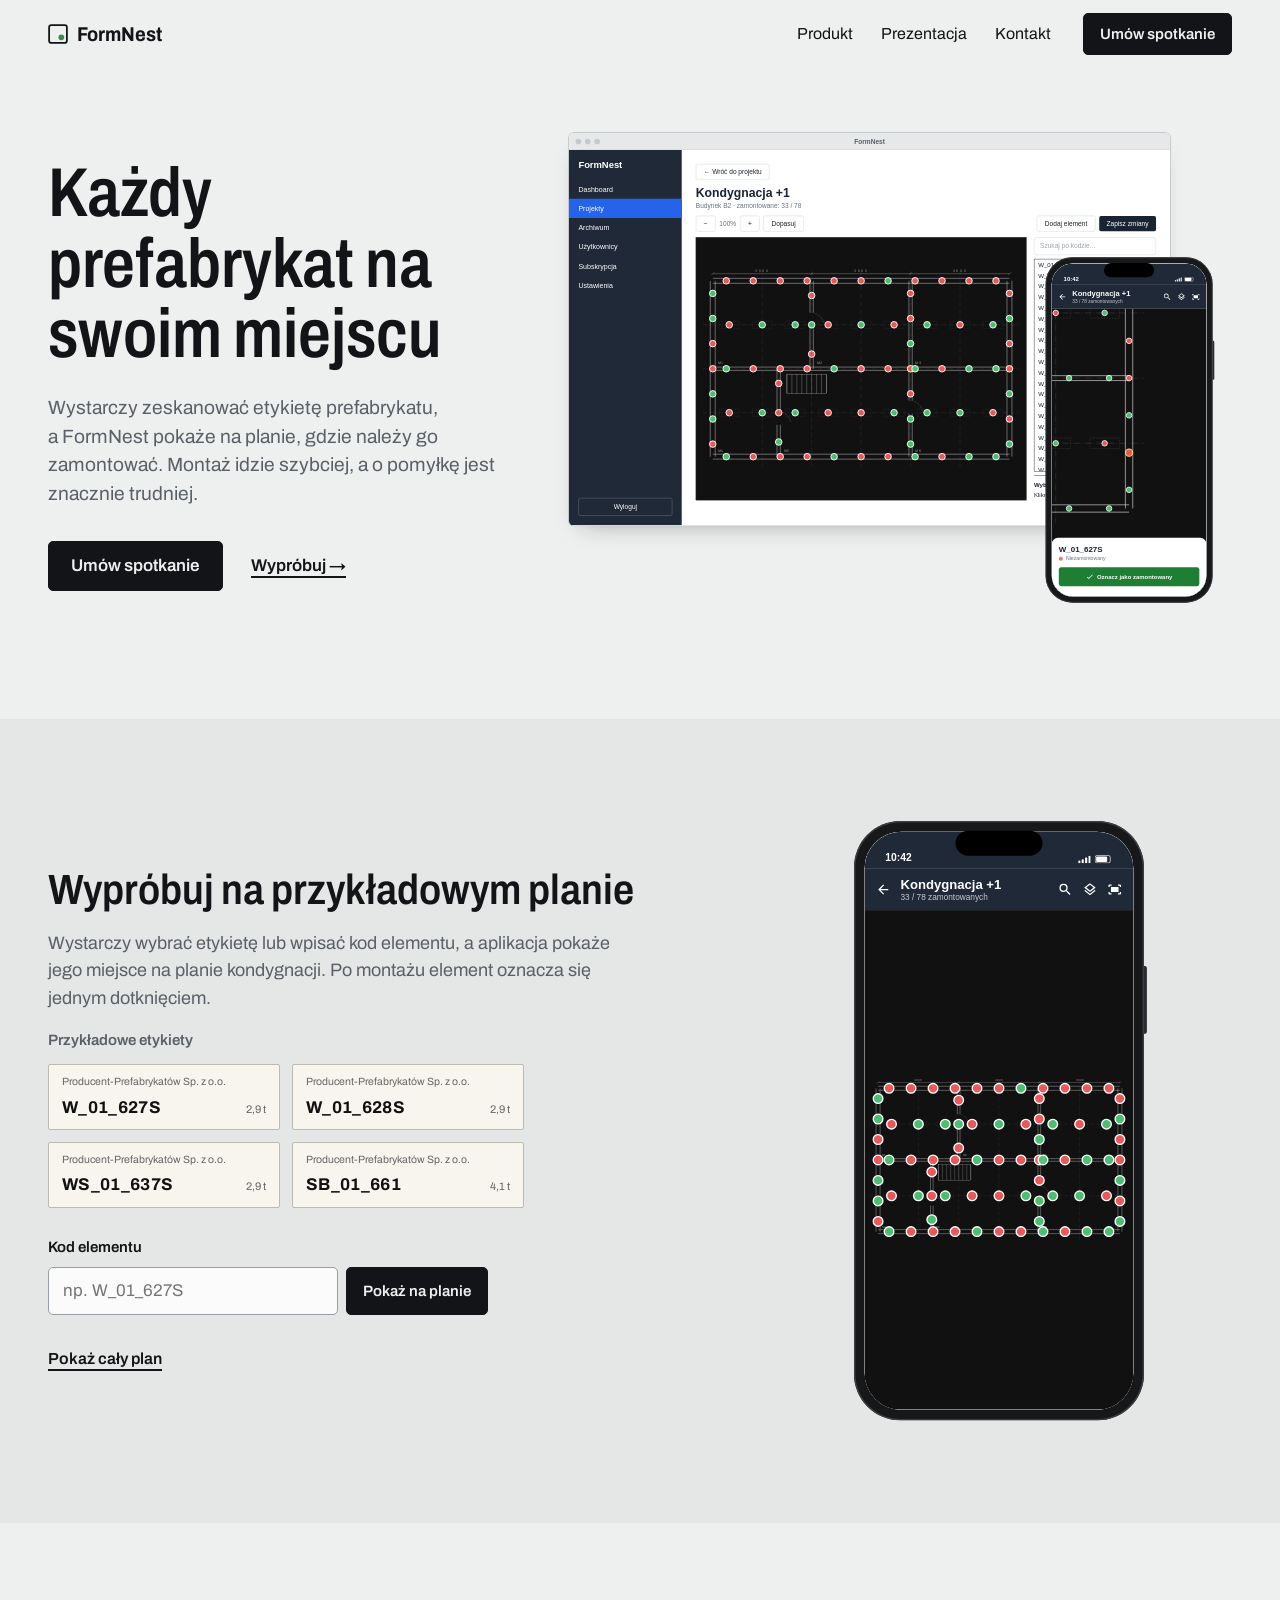
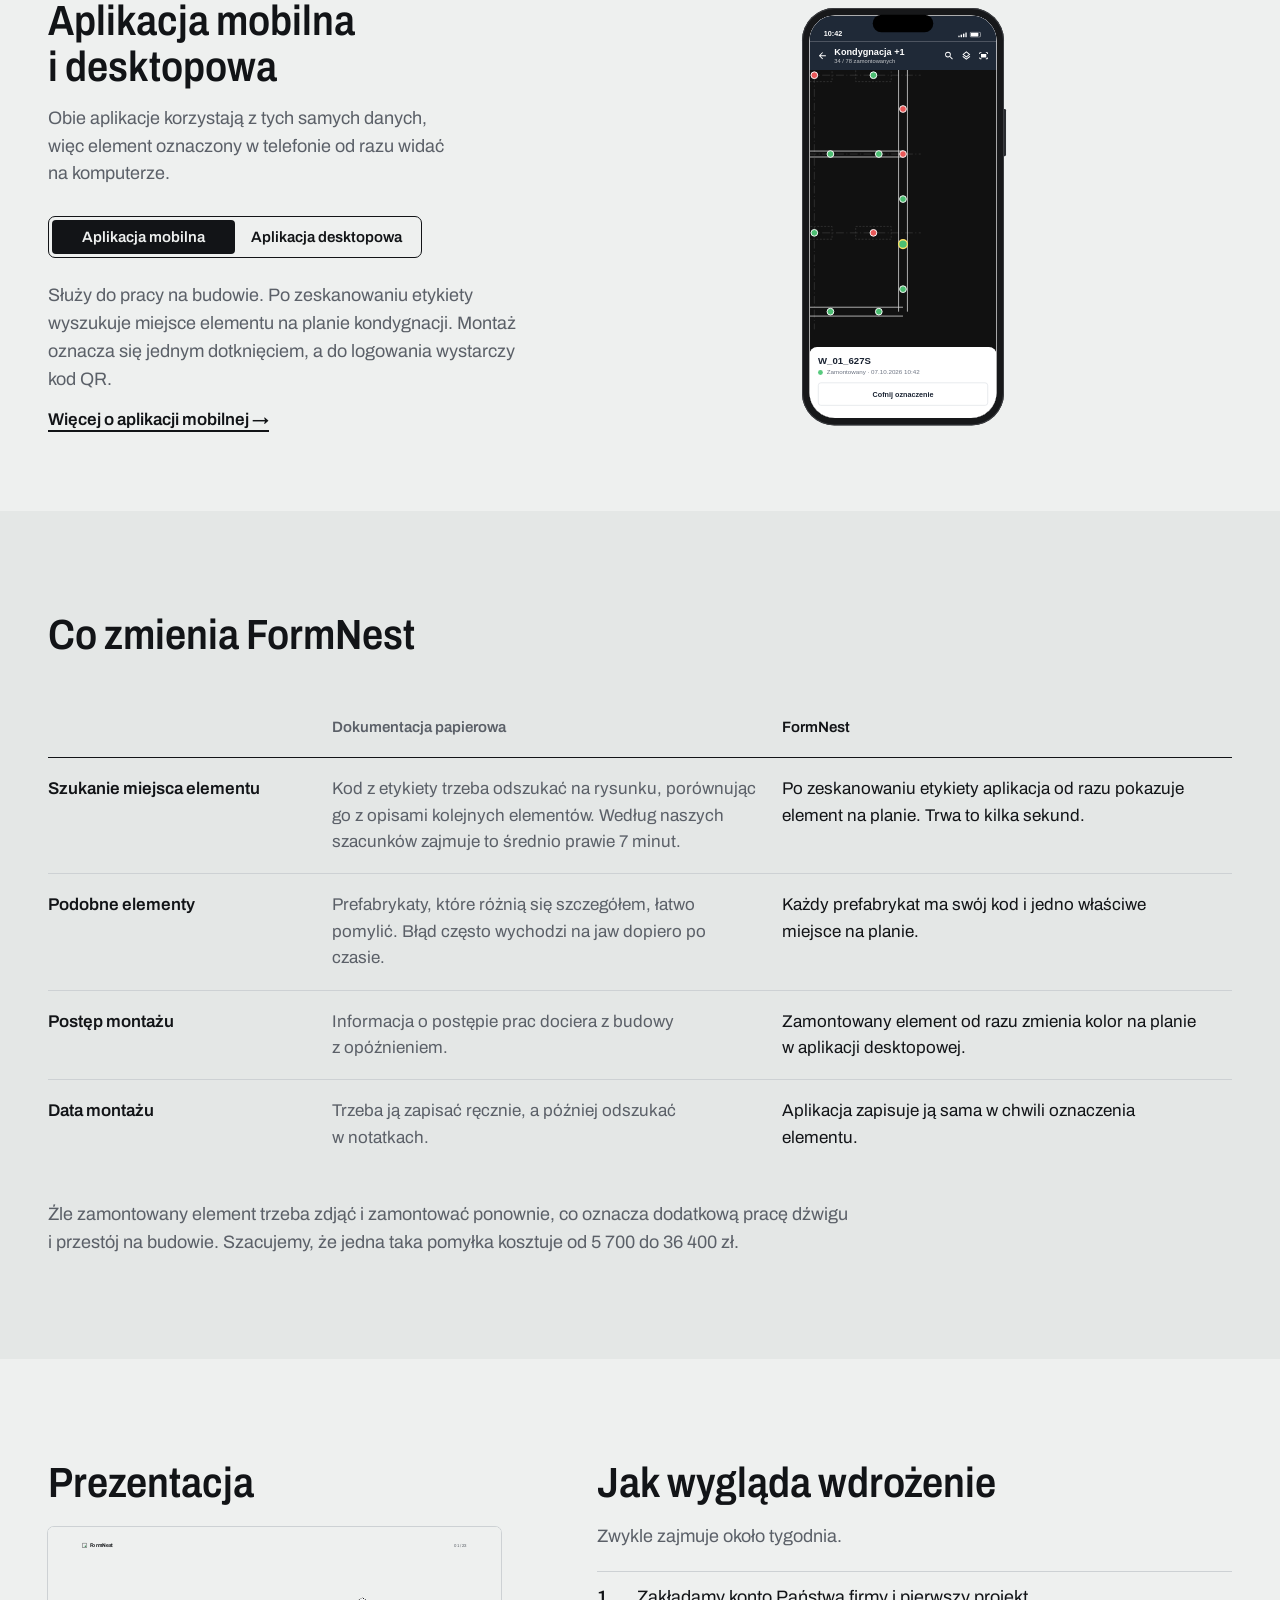
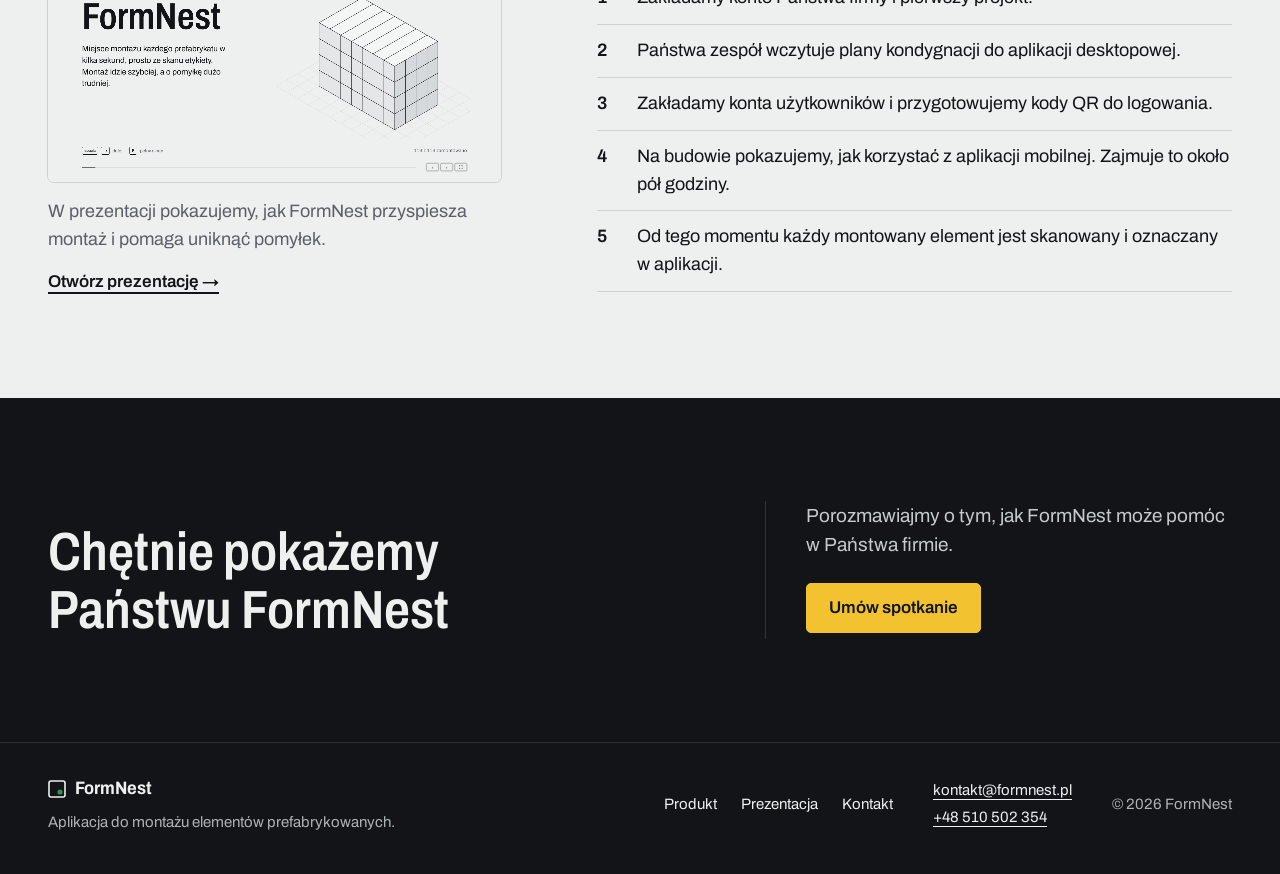
<file: index.html>
<!doctype html>
<html lang="pl">
<head>
<meta charset="utf-8">
<meta name="viewport" content="width=device-width, initial-scale=1">
<title>FormNest · aplikacja do montażu prefabrykatów</title>
<meta name="description" content="Wystarczy zeskanować etykietę prefabrykatu, a FormNest pokaże na planie, gdzie należy go zamontować. Montaż idzie szybciej, a o pomyłkę jest znacznie trudniej.">
<meta property="og:title" content="FormNest · aplikacja do montażu prefabrykatów">
<meta property="og:description" content="Wystarczy zeskanować etykietę prefabrykatu, a FormNest pokaże na planie, gdzie należy go zamontować.">
<meta property="og:type" content="website">
<meta property="og:locale" content="pl_PL">
<meta name="theme-color" content="#EEF0EF">
<link rel="icon" href="favicon.svg" type="image/svg+xml">
<link rel="preconnect" href="https://fonts.googleapis.com">
<link rel="preconnect" href="https://fonts.gstatic.com" crossorigin>
<link href="https://fonts.googleapis.com/css2?family=Archivo:wdth,wght@62..125,300..800&display=swap" rel="stylesheet">
<link rel="stylesheet" href="css/style.css">
</head>
<body>
<a class="skip" href="#tresc">Przejdź do treści</a>
<header class="top" id="top">
  <div class="wrap top-in">
    <a class="brand" href="index.html" aria-label="FormNest, strona główna"><svg width="20" height="20" viewBox="0 0 18 18" aria-hidden="true"><rect x="1" y="1" width="16" height="16" rx="2" fill="none" stroke="currentColor" stroke-width="1.6"/><circle cx="12" cy="12" r="2.6" fill="#2E9150"/></svg>FormNest</a>
    <nav class="menu" id="menu" aria-label="Główna nawigacja">
      <a href="produkt.html">Produkt</a>
      <a href="prezentacja/index.html">Prezentacja</a>
      <a href="kontakt.html">Kontakt</a>
    </nav>
    <a class="btn btn-sm top-cta" href="kontakt.html">Umów spotkanie</a>
    <button class="menu-btn" type="button" aria-expanded="false" aria-controls="menu"><span>Menu</span><span>Zamknij</span></button>
  </div>
</header>

<main id="tresc">
  <section class="hero">
    <div class="wrap hero-grid">
      <div class="hero-copy">
        <h1>Każdy prefabrykat na swoim miejscu</h1>
        <p class="lead">Wystarczy zeskanować etykietę prefabrykatu, a FormNest pokaże na planie, gdzie należy go zamontować. Montaż idzie szybciej, a o pomyłkę jest znacznie trudniej.</p>
        <div class="actions">
          <a class="btn" href="kontakt.html">Umów spotkanie</a>
          <a class="link" href="#demo">Wypróbuj</a>
        </div>
      </div>
      <div data-mock="hero" role="img" aria-label="Aplikacja desktopowa z planem kondygnacji +1 i telefon, na którym zaznaczony jest element W_01_627S"></div>
    </div>
  </section>

  <section class="sec sec-alt" id="demo">
    <div class="wrap demo">
      <div class="demo-copy">
        <h2>Wypróbuj na przykładowym planie</h2>
        <p>Wystarczy wybrać etykietę lub wpisać kod elementu, a aplikacja pokaże jego miejsce na planie kondygnacji. Po montażu element oznacza się jednym dotknięciem.</p>
        <p class="demo-k" id="demo-k">Przykładowe etykiety</p>
        <div class="demo-labels" role="group" aria-labelledby="demo-k"></div>
        <form class="demo-form" id="demo-form" novalidate>
          <label for="demo-code">Kod elementu</label>
          <div class="demo-row">
            <input type="text" id="demo-code" name="code" autocomplete="off" autocapitalize="characters" spellcheck="false" placeholder="np. W_01_627S">
            <button class="btn btn-sm" type="submit">Pokaż na planie</button>
          </div>
          <p class="demo-msg" id="demo-msg" aria-live="polite"></p>
        </form>
        <button class="link demo-reset" type="button" id="demo-reset">Pokaż cały plan</button>
      </div>
      <div class="demo-phone" id="demo-phone" role="group" aria-label="Podgląd aplikacji mobilnej"></div>
    </div>
  </section>

  <section class="sec sec-apps" id="aplikacje">
    <div class="wrap apps" data-switch>
      <div class="apps-side">
        <h2>Aplikacja mobilna i desktopowa</h2>
        <p class="apps-intro">Obie aplikacje korzystają z tych samych danych, więc element oznaczony w telefonie od razu widać na komputerze.</p>
        <div class="switch" role="tablist" aria-label="Aplikacje FormNest">
          <span class="switch-pill" aria-hidden="true"></span>
          <button type="button" role="tab" id="sw-m" aria-controls="ap-m">Aplikacja mobilna</button>
          <button type="button" role="tab" id="sw-d" aria-controls="ap-d">Aplikacja desktopowa</button>
        </div>
        <div class="apps-copy">
          <div class="app-pane" role="tabpanel" id="ap-m" aria-labelledby="sw-m">
            <p>Służy do pracy na budowie. Po zeskanowaniu etykiety wyszukuje miejsce elementu na planie kondygnacji. Montaż oznacza się jednym dotknięciem, a do logowania wystarczy kod QR.</p>
            <a class="link" href="produkt.html#mobilna">Więcej o aplikacji mobilnej</a>
          </div>
          <div class="app-pane" role="tabpanel" id="ap-d" aria-labelledby="sw-d">
            <p>Służy do zarządzania projektami i planami. Plany wczytuje się prosto z projektu CAD, a na bieżąco widać, które elementy są już zamontowane i kiedy.</p>
            <a class="link" href="produkt.html#desktopowa">Więcej o aplikacji desktopowej</a>
          </div>
        </div>
      </div>
      <div class="apps-stage" aria-hidden="true">
        <div class="app-vis is-phone"><div data-mock="crew"></div></div>
        <div class="app-vis is-desk"><div data-mock="sync"></div></div>
      </div>
    </div>
  </section>

  <section class="sec sec-alt" id="porownanie">
    <div class="wrap">
      <header class="sec-head">
        <h2>Co zmienia FormNest</h2>
      </header>
      <div class="table-wrap">
        <table class="compare">
          <thead><tr><th scope="col"><span class="sr">Obszar</span></th><th scope="col">Dokumentacja papierowa</th><th scope="col" class="is-fn">FormNest</th></tr></thead>
          <tbody>
            <tr><th scope="row">Szukanie miejsca elementu</th><td data-label="Dokumentacja papierowa">Kod z etykiety trzeba odszukać na rysunku, porównując go z opisami kolejnych elementów. Według naszych szacunków zajmuje to średnio prawie 7 minut.</td><td class="is-fn" data-label="FormNest">Po zeskanowaniu etykiety aplikacja od razu pokazuje element na planie. Trwa to kilka sekund.</td></tr>
            <tr><th scope="row">Podobne elementy</th><td data-label="Dokumentacja papierowa">Prefabrykaty, które różnią się szczegółem, łatwo pomylić. Błąd często wychodzi na jaw dopiero po czasie.</td><td class="is-fn" data-label="FormNest">Każdy prefabrykat ma swój kod i jedno właściwe miejsce na planie.</td></tr>
            <tr><th scope="row">Postęp montażu</th><td data-label="Dokumentacja papierowa">Informacja o postępie prac dociera z budowy z opóźnieniem.</td><td class="is-fn" data-label="FormNest">Zamontowany element od razu zmienia kolor na planie w aplikacji desktopowej.</td></tr>
            <tr><th scope="row">Data montażu</th><td data-label="Dokumentacja papierowa">Trzeba ją zapisać ręcznie, a później odszukać w notatkach.</td><td class="is-fn" data-label="FormNest">Aplikacja zapisuje ją sama w chwili oznaczenia elementu.</td></tr>
          </tbody>
        </table>
      </div>
      <p class="after-table">Źle zamontowany element trzeba zdjąć i zamontować ponownie, co oznacza dodatkową pracę dźwigu i przestój na budowie. Szacujemy, że jedna taka pomyłka kosztuje od 5 700 do 36 400 zł.</p>
    </div>
  </section>

  <section class="sec" id="start">
    <div class="wrap start">
      <div class="start-deck">
        <h2>Prezentacja</h2>
        <a class="deck-thumb" href="prezentacja/index.html" aria-label="Otwórz prezentację FormNest">
          <iframe src="prezentacja/index.html#2" title="Pierwszy slajd prezentacji FormNest" tabindex="-1" aria-hidden="true" loading="lazy"></iframe>
        </a>
        <p>W prezentacji pokazujemy, jak FormNest przyspiesza montaż i pomaga uniknąć pomyłek.</p>
        <a class="link" href="prezentacja/index.html">Otwórz prezentację</a>
      </div>
      <div class="start-steps">
        <h2>Jak wygląda wdrożenie</h2>
        <p>Zwykle zajmuje około tygodnia.</p>
        <ol class="steps">
          <li>Zakładamy konto Państwa firmy i pierwszy projekt.</li>
          <li>Państwa zespół wczytuje plany kondygnacji do aplikacji desktopowej.</li>
          <li>Zakładamy konta użytkowników i przygotowujemy kody QR do logowania.</li>
          <li>Na budowie pokazujemy, jak korzystać z aplikacji mobilnej. Zajmuje to około pół godziny.</li>
          <li>Od tego momentu każdy montowany element jest skanowany i oznaczany w aplikacji.</li>
        </ol>
      </div>
    </div>
  </section>

  <section class="band">
    <div class="wrap band-in">
      <h2>Chętnie pokażemy Państwu FormNest</h2>
      <div class="band-side">
        <p>Porozmawiajmy o tym, jak FormNest może pomóc w Państwa firmie.</p>
        <a class="btn btn-yel" href="kontakt.html">Umów spotkanie</a>
      </div>
    </div>
  </section>
</main>

<footer class="foot">
  <div class="wrap foot-in">
    <div class="foot-brand">
      <a class="brand" href="index.html"><svg width="18" height="18" viewBox="0 0 18 18" aria-hidden="true"><rect x="1" y="1" width="16" height="16" rx="2" fill="none" stroke="currentColor" stroke-width="1.6"/><circle cx="12" cy="12" r="2.6" fill="#2E9150"/></svg>FormNest</a>
      <p>Aplikacja do montażu elementów prefabrykowanych.</p>
    </div>
    <nav class="foot-nav" aria-label="Stopka"><a href="produkt.html">Produkt</a><a href="prezentacja/index.html">Prezentacja</a><a href="kontakt.html">Kontakt</a></nav>
    <p class="foot-contact"><a href="mailto:kontakt@formnest.pl">kontakt@formnest.pl</a><a href="tel:+48510502354">+48 510 502 354</a></p>
    <p class="foot-copy">© 2026 FormNest</p>
  </div>
</footer>

<script src="js/ui.js"></script>
<script src="js/site.js"></script>
</body>
</html>
</file>
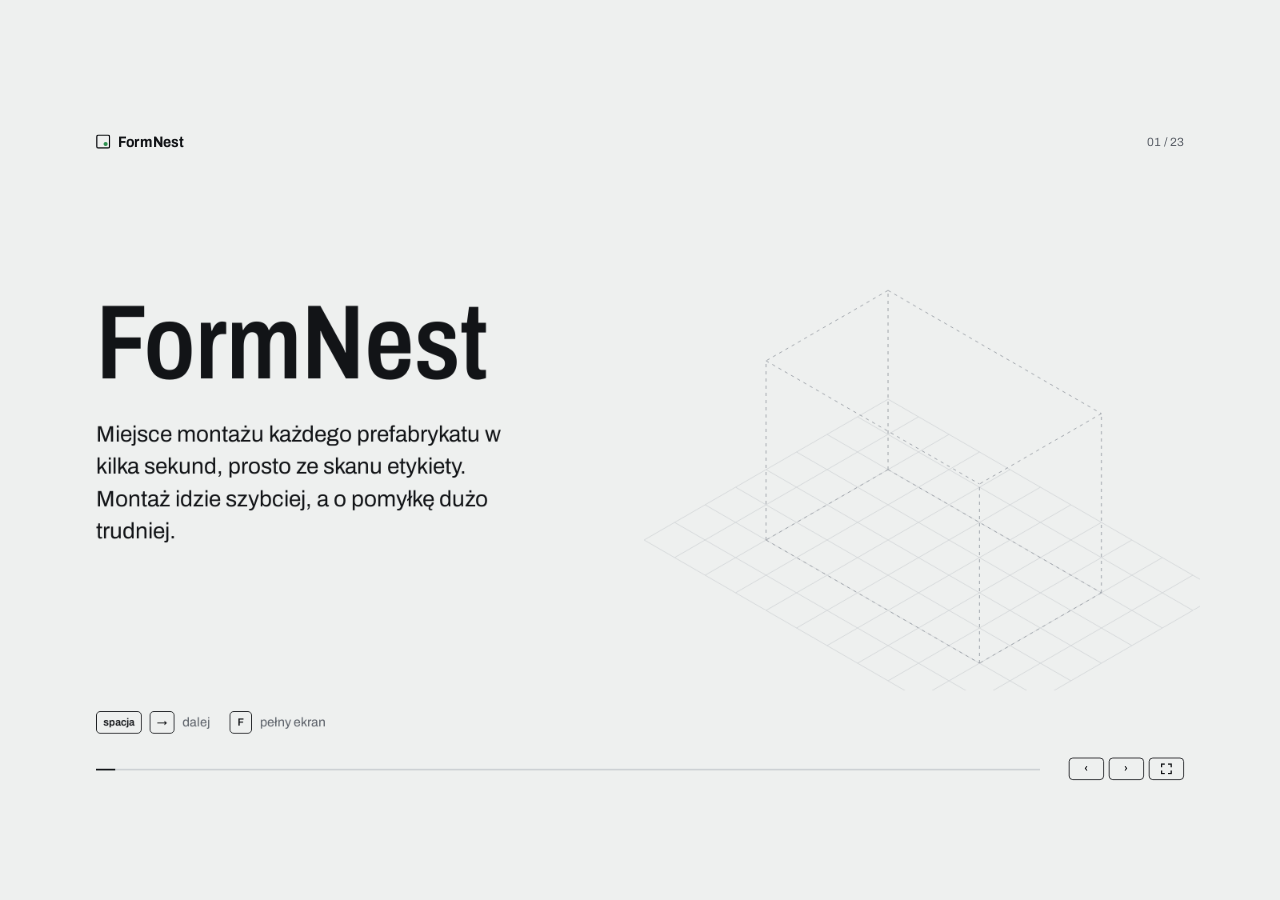
<file: prezentacja/index.html>
<!doctype html>
<html lang="pl">
<head>
<meta charset="utf-8">
<meta name="viewport" content="width=device-width, initial-scale=1">
<title>Prezentacja · FormNest</title>
<link rel="preconnect" href="https://fonts.googleapis.com">
<link rel="preconnect" href="https://fonts.gstatic.com" crossorigin>
<link href="https://fonts.googleapis.com/css2?family=Archivo:wdth,wght@62..125,300..800&display=swap" rel="stylesheet">
<link rel="stylesheet" href="style.css?v=32">
</head>
<body>
<div id="view">
  <div id="stage">
    <div id="track"></div>
    <div id="hud">
    <a id="brand" href="../index.html" title="Wróć na stronę FormNest"><svg width="18" height="18" viewBox="0 0 18 18"><rect x="1" y="1" width="16" height="16" rx="2" fill="none" stroke="#121417" stroke-width="1.6"/><circle cx="12" cy="12" r="2.6" fill="#2E9150"/></svg>FormNest</a>
    <div id="count">01 / 23</div>
    <div id="prog"><i></i></div>
    <div id="nav"><button id="prev" aria-label="Wstecz">&lsaquo;</button><button id="next" aria-label="Dalej">&rsaquo;</button><button id="full" aria-label="Pełny ekran" title="Pełny ekran (F)"><svg width="14" height="14" viewBox="0 0 14 14" fill="none" stroke="currentColor" stroke-width="1.6"><path d="M1 5V1h4M9 1h4v4M13 9v4H9M5 13H1V9"/></svg></button></div>
    </div>
  </div>
</div>
<script src="ui.js?v=32"></script>
<script src="slides.js?v=32"></script>
<script src="engine.js?v=32"></script>
</body>
</html>
</file>
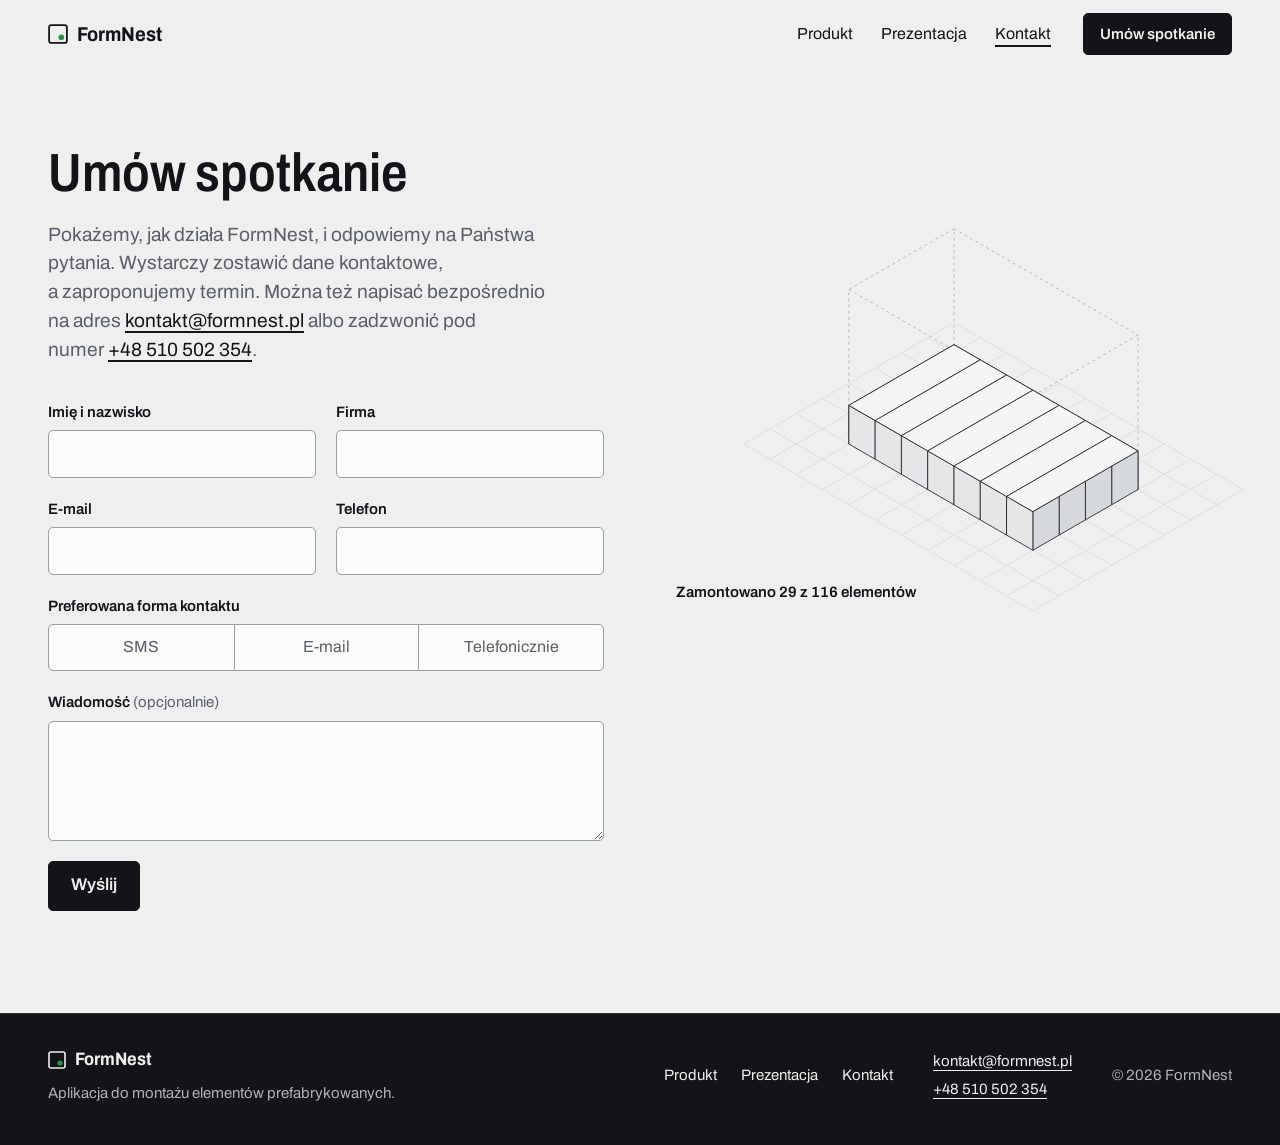
<file: kontakt.html>
<!doctype html>
<html lang="pl">
<head>
<meta charset="utf-8">
<meta name="viewport" content="width=device-width, initial-scale=1">
<title>Kontakt · FormNest</title>
<meta name="description" content="Umów spotkanie, na którym pokażemy, jak działa FormNest. kontakt@formnest.pl, +48 510 502 354">
<meta property="og:title" content="Kontakt · FormNest">
<meta property="og:type" content="website">
<meta property="og:locale" content="pl_PL">
<meta name="theme-color" content="#EEF0EF">
<link rel="icon" href="favicon.svg" type="image/svg+xml">
<link rel="preconnect" href="https://fonts.googleapis.com">
<link rel="preconnect" href="https://fonts.gstatic.com" crossorigin>
<link href="https://fonts.googleapis.com/css2?family=Archivo:wdth,wght@62..125,300..800&display=swap" rel="stylesheet">
<link rel="stylesheet" href="css/style.css">
</head>
<body>
<a class="skip" href="#tresc">Przejdź do treści</a>
<header class="top" id="top">
  <div class="wrap top-in">
    <a class="brand" href="index.html" aria-label="FormNest, strona główna"><svg width="20" height="20" viewBox="0 0 18 18" aria-hidden="true"><rect x="1" y="1" width="16" height="16" rx="2" fill="none" stroke="currentColor" stroke-width="1.6"/><circle cx="12" cy="12" r="2.6" fill="#2E9150"/></svg>FormNest</a>
    <nav class="menu" id="menu" aria-label="Główna nawigacja">
      <a href="produkt.html">Produkt</a>
      <a href="prezentacja/index.html">Prezentacja</a>
      <a href="kontakt.html" aria-current="page">Kontakt</a>
    </nav>
    <a class="btn btn-sm top-cta" href="#zgloszenie">Umów spotkanie</a>
    <button class="menu-btn" type="button" aria-expanded="false" aria-controls="menu"><span>Menu</span><span>Zamknij</span></button>
  </div>
</header>

<main id="tresc">
  <section class="contact-page" id="zgloszenie">
    <div class="wrap contact">
      <div class="contact-main">
        <h1>Umów spotkanie</h1>
        <p class="lead">Pokażemy, jak działa FormNest, i odpowiemy na Państwa pytania. Wystarczy zostawić dane kontaktowe, a zaproponujemy termin. Można też napisać bezpośrednio na adres <a href="mailto:kontakt@formnest.pl">kontakt@formnest.pl</a> albo zadzwonić pod numer <a href="tel:+48510502354">+48 510 502 354</a>.</p>
        <form class="form" id="meeting-form">
          <div class="form-row">
            <div><label for="f-name">Imię i nazwisko</label><input type="text" id="f-name" name="name" autocomplete="name" required></div>
            <div><label for="f-company">Firma</label><input type="text" id="f-company" name="company" autocomplete="organization" required></div>
          </div>
          <div class="form-row">
            <div><label for="f-mail">E-mail</label><input type="email" id="f-mail" name="email" autocomplete="email" required></div>
            <div><label for="f-tel">Telefon</label><input type="tel" id="f-tel" name="tel" autocomplete="tel" required></div>
          </div>
          <fieldset class="choice">
            <legend>Preferowana forma kontaktu</legend>
            <div class="choice-opts">
              <label><input type="radio" name="pref" value="SMS" required><span>SMS</span></label>
              <label><input type="radio" name="pref" value="E-mail"><span>E-mail</span></label>
              <label><input type="radio" name="pref" value="Telefonicznie"><span>Telefonicznie</span></label>
            </div>
          </fieldset>
          <div>
            <label for="f-msg">Wiadomość <span>(opcjonalnie)</span></label>
            <textarea id="f-msg" name="msg"></textarea>
          </div>
          <div class="form-trap" aria-hidden="true"><label for="f-honey">Nie wypełniać</label><input type="text" id="f-honey" name="_honey" tabindex="-1" autocomplete="off"></div>
          <div class="form-foot">
            <button class="btn" type="submit" id="f-send">Wyślij</button>
          </div>
          <div class="form-done" id="form-done" role="status" hidden></div>
        </form>
      </div>

      <figure class="contact-art">
        <div class="build" id="build" aria-hidden="true"></div>
        <figcaption>
          <b class="build-count" id="build-count">Zamontowano 0 z 116 elementów</b>
        </figcaption>
      </figure>
    </div>
  </section>
</main>

<footer class="foot">
  <div class="wrap foot-in">
    <div class="foot-brand">
      <a class="brand" href="index.html"><svg width="18" height="18" viewBox="0 0 18 18" aria-hidden="true"><rect x="1" y="1" width="16" height="16" rx="2" fill="none" stroke="currentColor" stroke-width="1.6"/><circle cx="12" cy="12" r="2.6" fill="#2E9150"/></svg>FormNest</a>
      <p>Aplikacja do montażu elementów prefabrykowanych.</p>
    </div>
    <nav class="foot-nav" aria-label="Stopka"><a href="produkt.html">Produkt</a><a href="prezentacja/index.html">Prezentacja</a><a href="kontakt.html">Kontakt</a></nav>
    <p class="foot-contact"><a href="mailto:kontakt@formnest.pl">kontakt@formnest.pl</a><a href="tel:+48510502354">+48 510 502 354</a></p>
    <p class="foot-copy">© 2026 FormNest</p>
  </div>
</footer>

<script src="js/ui.js"></script>
<script src="js/site.js"></script>
</body>
</html>
</file>
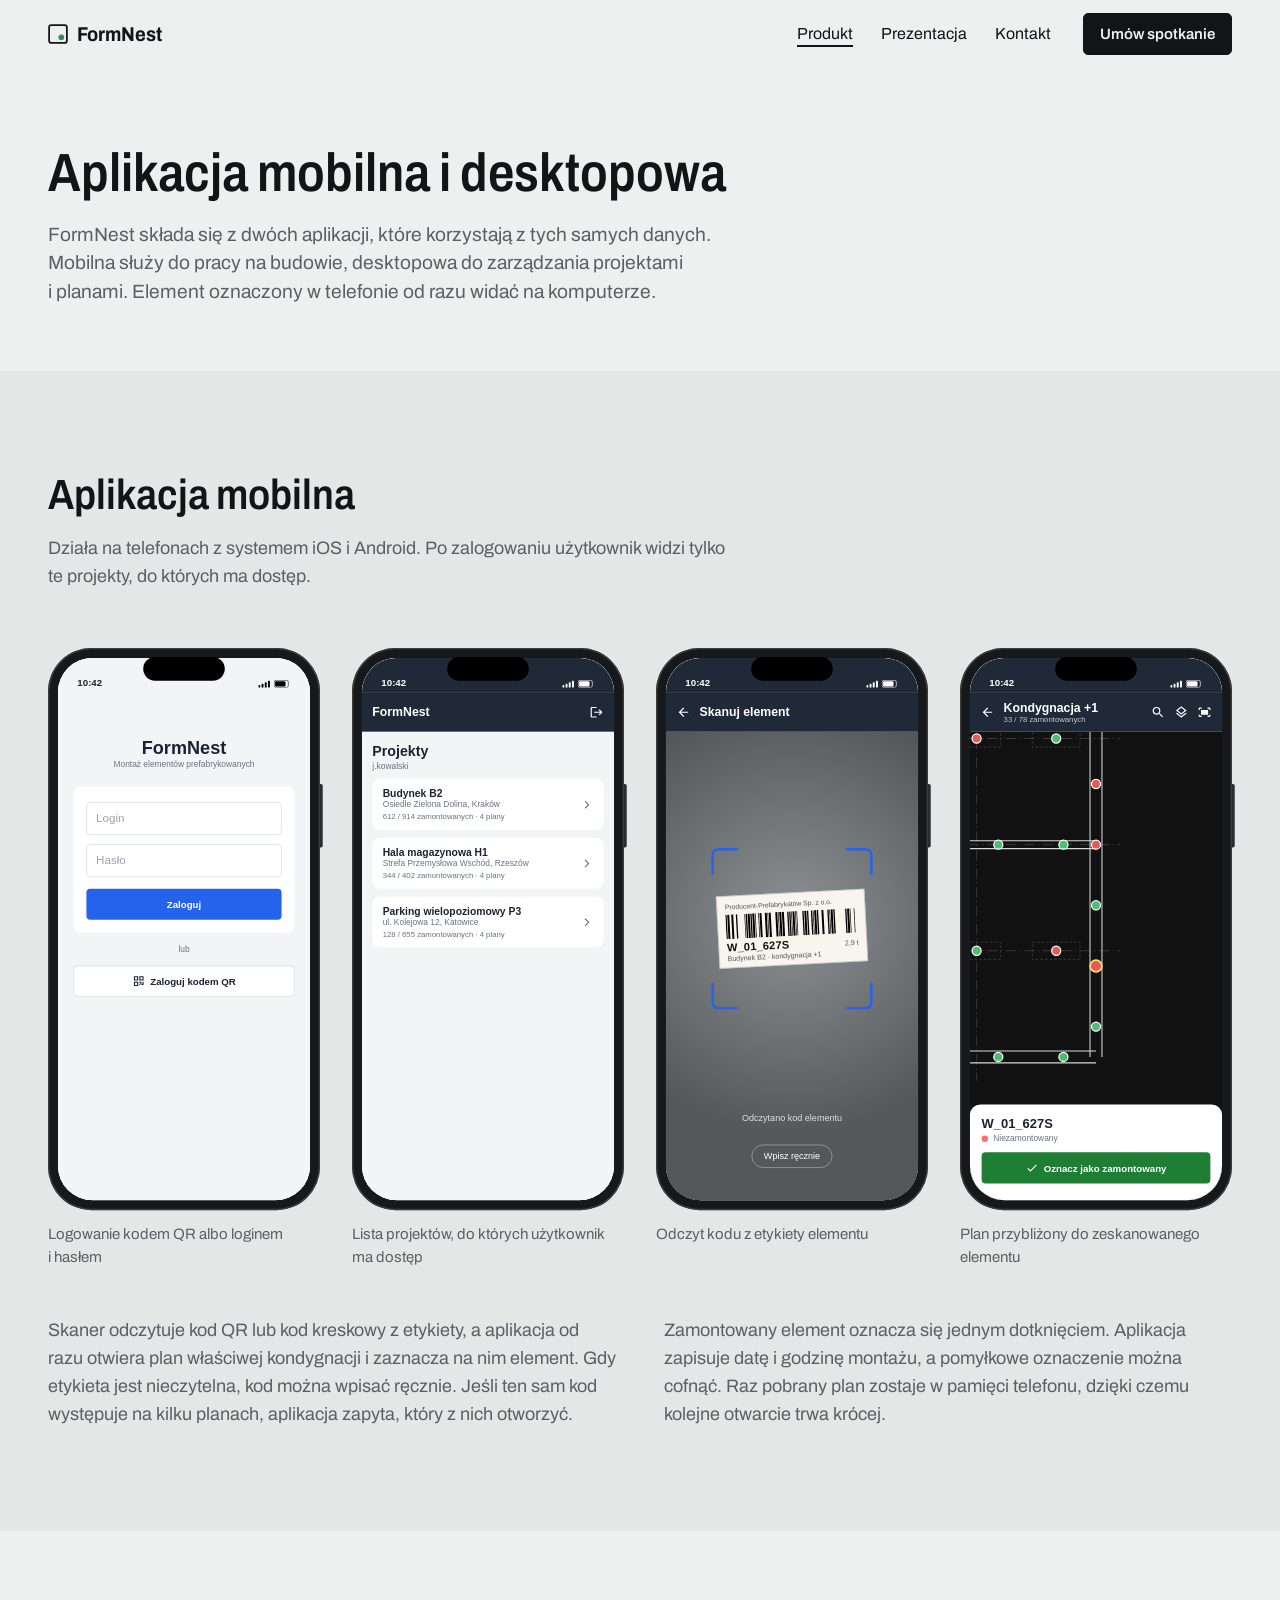
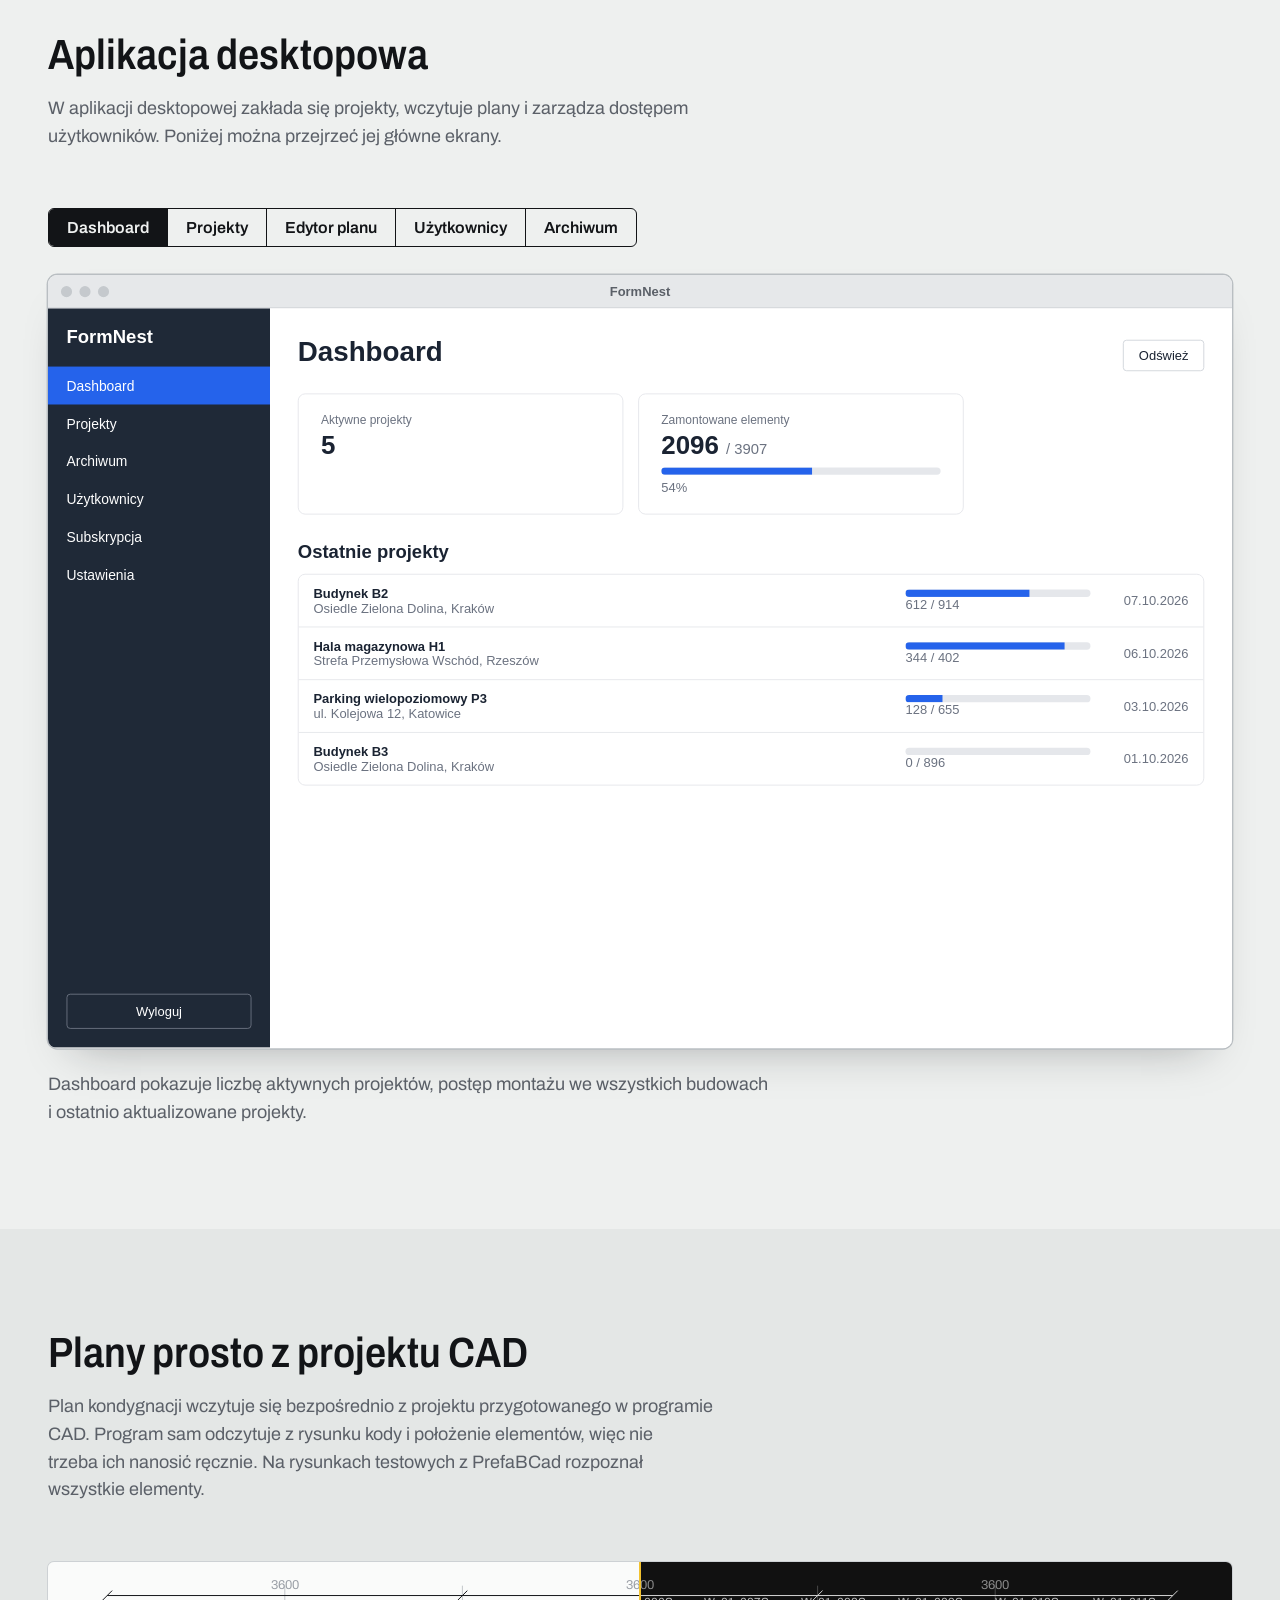
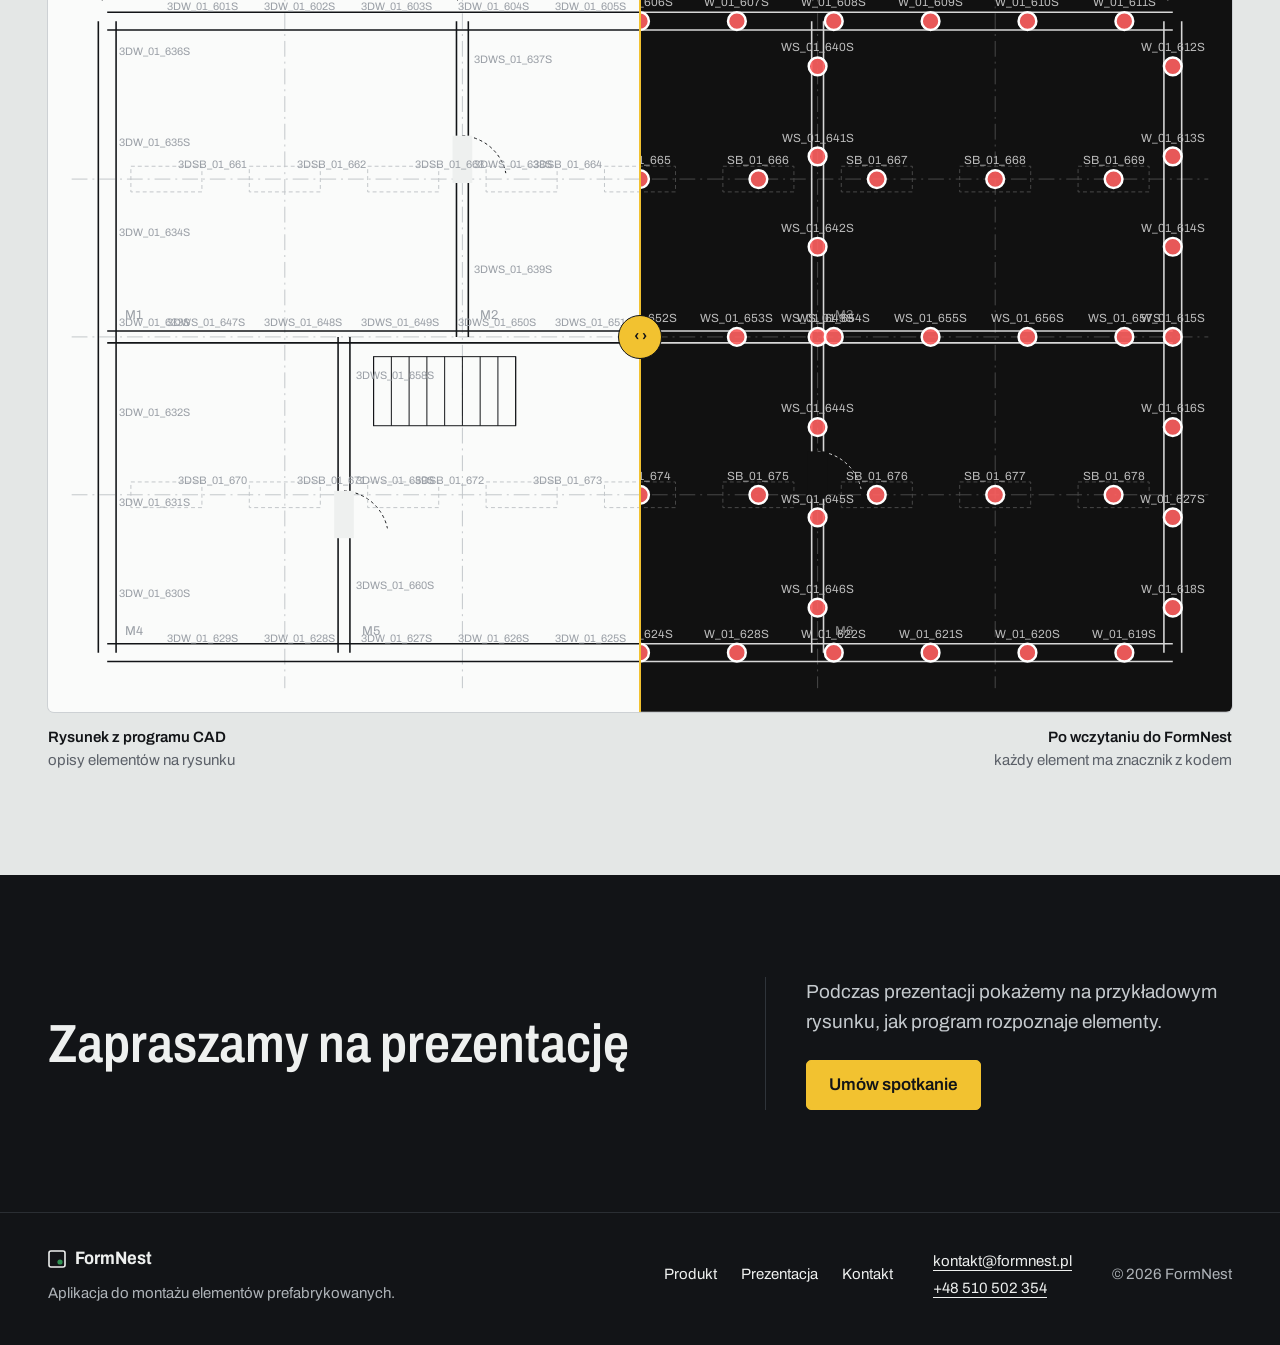
<file: produkt.html>
<!doctype html>
<html lang="pl">
<head>
<meta charset="utf-8">
<meta name="viewport" content="width=device-width, initial-scale=1">
<title>Produkt · FormNest</title>
<meta name="description" content="FormNest składa się z aplikacji mobilnej do pracy na budowie i aplikacji desktopowej do zarządzania projektami i planami. Obie korzystają z tych samych danych.">
<meta property="og:title" content="Produkt · FormNest">
<meta property="og:type" content="website">
<meta property="og:locale" content="pl_PL">
<meta name="theme-color" content="#EEF0EF">
<link rel="icon" href="favicon.svg" type="image/svg+xml">
<link rel="preconnect" href="https://fonts.googleapis.com">
<link rel="preconnect" href="https://fonts.gstatic.com" crossorigin>
<link href="https://fonts.googleapis.com/css2?family=Archivo:wdth,wght@62..125,300..800&display=swap" rel="stylesheet">
<link rel="stylesheet" href="css/style.css">
</head>
<body>
<a class="skip" href="#tresc">Przejdź do treści</a>
<header class="top" id="top">
  <div class="wrap top-in">
    <a class="brand" href="index.html" aria-label="FormNest, strona główna"><svg width="20" height="20" viewBox="0 0 18 18" aria-hidden="true"><rect x="1" y="1" width="16" height="16" rx="2" fill="none" stroke="currentColor" stroke-width="1.6"/><circle cx="12" cy="12" r="2.6" fill="#2E9150"/></svg>FormNest</a>
    <nav class="menu" id="menu" aria-label="Główna nawigacja">
      <a href="produkt.html" aria-current="page">Produkt</a>
      <a href="prezentacja/index.html">Prezentacja</a>
      <a href="kontakt.html">Kontakt</a>
    </nav>
    <a class="btn btn-sm top-cta" href="kontakt.html">Umów spotkanie</a>
    <button class="menu-btn" type="button" aria-expanded="false" aria-controls="menu"><span>Menu</span><span>Zamknij</span></button>
  </div>
</header>

<main id="tresc">
  <header class="page-head">
    <div class="wrap">
      <h1>Aplikacja mobilna i desktopowa</h1>
      <p class="lead">FormNest składa się z dwóch aplikacji, które korzystają z tych samych danych. Mobilna służy do pracy na budowie, desktopowa do zarządzania projektami i planami. Element oznaczony w telefonie od razu widać na komputerze.</p>
    </div>
  </header>

  <section class="sec sec-alt" id="mobilna">
    <div class="wrap">
      <header class="sec-head">
        <h2>Aplikacja mobilna</h2>
        <p>Działa na telefonach z systemem iOS i Android. Po zalogowaniu użytkownik widzi tylko te projekty, do których ma dostęp.</p>
      </header>
      <div class="phones">
        <figure>
          <div data-mock="m-login" role="img" aria-label="Ekran logowania"></div>
          <figcaption>Logowanie kodem QR albo loginem i hasłem</figcaption>
        </figure>
        <figure>
          <div data-mock="m-projects" role="img" aria-label="Lista projektów"></div>
          <figcaption>Lista projektów, do których użytkownik ma dostęp</figcaption>
        </figure>
        <figure>
          <div data-mock="m-scan" role="img" aria-label="Skanowanie etykiety elementu"></div>
          <figcaption>Odczyt kodu z etykiety elementu</figcaption>
        </figure>
        <figure>
          <div data-mock="m-plan" role="img" aria-label="Plan z zaznaczonym elementem"></div>
          <figcaption>Plan przybliżony do zeskanowanego elementu</figcaption>
        </figure>
      </div>
      <div class="prose-cols">
        <p>Skaner odczytuje kod QR lub kod kreskowy z etykiety, a aplikacja od razu otwiera plan właściwej kondygnacji i zaznacza na nim element. Gdy etykieta jest nieczytelna, kod można wpisać ręcznie. Jeśli ten sam kod występuje na kilku planach, aplikacja zapyta, który z nich otworzyć.</p>
        <p>Zamontowany element oznacza się jednym dotknięciem. Aplikacja zapisuje datę i godzinę montażu, a pomyłkowe oznaczenie można cofnąć. Raz pobrany plan zostaje w pamięci telefonu, dzięki czemu kolejne otwarcie trwa krócej.</p>
      </div>
    </div>
  </section>

  <section class="sec" id="desktopowa">
    <div class="wrap">
      <header class="sec-head">
        <h2>Aplikacja desktopowa</h2>
        <p>W aplikacji desktopowej zakłada się projekty, wczytuje plany i zarządza dostępem użytkowników. Poniżej można przejrzeć jej główne ekrany.</p>
      </header>
      <div class="tour" data-tabs id="tour">
        <div class="seg" role="tablist" aria-label="Ekrany aplikacji desktopowej">
          <button type="button" role="tab" id="tt-0" aria-controls="tc-0">Dashboard</button>
          <button type="button" role="tab" id="tt-1" aria-controls="tc-1">Projekty</button>
          <button type="button" role="tab" id="tt-2" aria-controls="tc-2">Edytor planu</button>
          <button type="button" role="tab" id="tt-3" aria-controls="tc-3">Użytkownicy</button>
          <button type="button" role="tab" id="tt-4" aria-controls="tc-4">Archiwum</button>
        </div>
        <div class="tour-win" id="tour-win" aria-hidden="true"></div>
        <p class="tour-cap" role="tabpanel" id="tc-0" aria-labelledby="tt-0">Dashboard pokazuje liczbę aktywnych projektów, postęp montażu we wszystkich budowach i ostatnio aktualizowane projekty.</p>
        <p class="tour-cap" role="tabpanel" id="tc-1" aria-labelledby="tt-1" hidden>Lista prowadzonych budów. W każdym projekcie są plany kondygnacji oraz osoby, które mają do niego dostęp.</p>
        <p class="tour-cap" role="tabpanel" id="tc-2" aria-labelledby="tt-2" hidden>Plan z naniesionymi elementami. Element można wyszukać po kodzie, a w razie potrzeby dodać, przesunąć lub usunąć.</p>
        <p class="tour-cap" role="tabpanel" id="tc-3" aria-labelledby="tt-3" hidden>Lista kont wraz z rolami użytkowników.</p>
        <p class="tour-cap" role="tabpanel" id="tc-4" aria-labelledby="tt-4" hidden>Zakończone budowy, oddzielone od bieżących projektów.</p>
      </div>
    </div>
  </section>

  <section class="sec sec-alt" id="plany">
    <div class="wrap">
      <header class="sec-head">
        <h2>Plany prosto z projektu CAD</h2>
        <p>Plan kondygnacji wczytuje się bezpośrednio z projektu przygotowanego w programie CAD. Program sam odczytuje z rysunku kody i położenie elementów, więc nie trzeba ich nanosić ręcznie. Na rysunkach testowych z PrefaBCad rozpoznał wszystkie elementy.</p>
      </header>
      <figure>
        <div class="dxf-view" id="dxf-view">
          <div class="dxf-before"></div>
          <div class="dxf-after"></div>
          <div class="dxf-handle"><span aria-hidden="true">‹ ›</span></div>
          <input type="range" min="0" max="100" value="50" step="1" aria-label="Porównanie: rysunek z programu CAD i plan po wczytaniu do FormNest">
        </div>
        <figcaption class="dxf-tags">
          <div><b>Rysunek z programu CAD</b><span>opisy elementów na rysunku</span></div>
          <div><b>Po wczytaniu do FormNest</b><span>każdy element ma znacznik z kodem</span></div>
        </figcaption>
      </figure>
    </div>
  </section>

  <section class="band is-short">
    <div class="wrap band-in">
      <h2>Zapraszamy na prezentację</h2>
      <div class="band-side">
        <p>Podczas prezentacji pokażemy na przykładowym rysunku, jak program rozpoznaje elementy.</p>
        <a class="btn btn-yel" href="kontakt.html">Umów spotkanie</a>
      </div>
    </div>
  </section>
</main>

<footer class="foot">
  <div class="wrap foot-in">
    <div class="foot-brand">
      <a class="brand" href="index.html"><svg width="18" height="18" viewBox="0 0 18 18" aria-hidden="true"><rect x="1" y="1" width="16" height="16" rx="2" fill="none" stroke="currentColor" stroke-width="1.6"/><circle cx="12" cy="12" r="2.6" fill="#2E9150"/></svg>FormNest</a>
      <p>Aplikacja do montażu elementów prefabrykowanych.</p>
    </div>
    <nav class="foot-nav" aria-label="Stopka"><a href="produkt.html">Produkt</a><a href="prezentacja/index.html">Prezentacja</a><a href="kontakt.html">Kontakt</a></nav>
    <p class="foot-contact"><a href="mailto:kontakt@formnest.pl">kontakt@formnest.pl</a><a href="tel:+48510502354">+48 510 502 354</a></p>
    <p class="foot-copy">© 2026 FormNest</p>
  </div>
</footer>

<script src="js/ui.js"></script>
<script src="js/site.js"></script>
</body>
</html>
</file>
<file: css/style.css>
/* FormNest · strona. Marka (logo, krój, kolory) jak w prezentacji, układ i komponenty własne strony. */
:root{
  --bg:#EEF0EF; --alt:#E4E7E6; --paper:#FAFBFA;
  --ink:#121417; --ink2:#5B6068; --ink3:#9A9FA6; --hair:#CDD1D4; --hair2:#DADDDF;
  --red:#E0533F; --red-t:#C23B28; --green:#2E9150; --green-t:#237A41; --yel:#F2C230; --label:#F7F5EE;
  --font:"Archivo",Arial,sans-serif;
  --gut:16px; --top:60px;
}
@media (min-width:640px){:root{--gut:32px}}
@media (min-width:1000px){:root{--gut:48px;--top:68px}}

*,*::before,*::after{box-sizing:border-box}
html{scroll-behavior:smooth;scroll-padding-top:calc(var(--top) + 16px);-webkit-text-size-adjust:100%}
body{margin:0;background:var(--bg);color:var(--ink);font-family:var(--font);font-size:18px;line-height:1.55;-webkit-font-smoothing:antialiased}
svg text{font-family:var(--font)}
h1,h2,h3{margin:0;font-weight:600;line-height:1.08;letter-spacing:0;text-wrap:balance}
p{margin:0;text-wrap:pretty}
a{color:inherit}
figure{margin:0}
:focus-visible{outline:2px solid var(--ink);outline-offset:3px}
.sr{position:absolute;width:1px;height:1px;overflow:hidden;clip:rect(0 0 0 0);white-space:nowrap}
.wrap{width:100%;max-width:1320px;margin-inline:auto;padding-inline:var(--gut)}
.skip{position:absolute;left:8px;top:-60px;z-index:100;background:var(--ink);color:var(--bg);padding:10px 14px;border-radius:5px;text-decoration:none}
.skip:focus{top:8px}

h1{font-size:clamp(42px,5.4vw,80px);font-stretch:80%;line-height:1.02}
h2{font-size:clamp(30px,3.3vw,46px);font-stretch:86%}
h3{font-size:clamp(21px,1.8vw,25px);font-stretch:90%;line-height:1.2}
.lead{font-size:clamp(19px,1.5vw,22px);line-height:1.5;color:var(--ink2);max-width:36em}

/* ---------- buttons, links ---------- */
.btn{display:inline-flex;align-items:center;justify-content:center;min-height:50px;padding:0 22px;border:1.5px solid var(--ink);border-radius:5px;background:var(--ink);color:var(--bg);font:600 17px/1.1 var(--font);text-decoration:none;cursor:pointer;white-space:nowrap;transition:background-color .18s ease,border-color .18s ease,color .18s ease}
.btn:hover{background:#2B3036;border-color:#2B3036}
.btn:active{transform:translateY(1px)}
.btn-sm{min-height:42px;padding:0 16px;font-size:15px}
.btn-line{background:transparent;color:var(--ink)}
.btn-line:hover{background:var(--ink);color:var(--bg);border-color:var(--ink)}
.btn-yel{background:var(--yel);border-color:var(--yel);color:var(--ink)}
.btn-yel:hover{background:#F7D46A;border-color:#F7D46A}
.link{padding:0;border:0;background:none;font:600 17px var(--font);color:var(--ink);text-decoration:underline;text-decoration-thickness:1.5px;text-underline-offset:5px;cursor:pointer;transition:color .18s ease}
.link:hover{color:var(--green-t)}
.link::after{content:" →"}

/* ---------- header ---------- */
.top{position:sticky;top:0;z-index:50;background:var(--bg);border-bottom:1px solid transparent;transition:border-color .2s ease}
.top.is-scrolled{border-bottom-color:var(--hair)}
.top-in{display:flex;align-items:center;gap:20px;height:var(--top)}
.brand{display:inline-flex;align-items:center;gap:9px;margin:0;font-weight:700;font-size:20px;font-stretch:90%;text-decoration:none;color:inherit}
.menu{display:flex;gap:4px;margin-left:auto}
.menu a{padding:8px 12px;border-radius:5px;font-size:16px;text-decoration:none;transition:background-color .15s ease}
.menu a:hover{background:var(--alt)}
.menu a[aria-current="page"]{text-decoration:underline;text-decoration-thickness:1.5px;text-underline-offset:6px}
.menu-btn{display:none;min-height:42px;padding:0 14px;border:1.5px solid var(--ink);border-radius:5px;background:none;font:600 15px var(--font);color:var(--ink);cursor:pointer;-webkit-tap-highlight-color:transparent}
/* both labels share one cell, so the button keeps the width of the longer one */
.menu-btn span{grid-area:1/1}
.menu-btn[aria-expanded="true"] span:first-child,.menu-btn[aria-expanded="false"] span:last-child{visibility:hidden}
.brand,.top-cta,.menu-btn{flex-shrink:0}
@media (max-width:719px){
  .menu{display:none;position:absolute;top:var(--top);left:0;right:0;flex-direction:column;gap:0;padding:4px var(--gut) 18px;background:var(--bg);border-bottom:1px solid var(--hair)}
  .menu.is-open{display:flex}
  .menu a{padding:13px 0;border-radius:0;border-top:1px solid var(--hair2);font-size:19px}
  .menu a:first-child{border-top:0}
  .menu a:hover{background:none}
  .top-cta{margin-left:auto}
  .menu-btn{display:inline-grid;place-items:center}
}
/* logo + "Umów spotkanie" + menu button need ~425px; below that the CTA goes (Kontakt is in the menu) */
@media (max-width:439px){.top-cta{display:none}.menu-btn{margin-left:auto}}

/* ---------- sections ---------- */
.sec{padding:clamp(56px,8vw,120px) 0}
.sec-alt{background:var(--alt)}
.sec-head{max-width:820px;margin-bottom:clamp(36px,4.5vw,60px)}
.sec-head p{margin-top:16px;font-size:clamp(18px,1.35vw,20px);color:var(--ink2);max-width:38em}
.page-head{padding:clamp(40px,6vw,88px) 0 clamp(40px,5vw,64px)}
.page-head h1{font-size:clamp(36px,4.2vw,60px);font-stretch:84%}
.page-head .lead{margin-top:20px}

/* fixed-size mock-ups scaled to their container */
.frame-box{position:absolute;left:0;top:0;transform-origin:0 0}
[data-mock],.demo-phone,.tour-win{position:relative;width:100%}
.win{position:absolute;left:0;top:0;width:1280px;height:836px;border-radius:10px;overflow:hidden;background:#fff;box-shadow:0 0 0 1.5px #B9BEC2,0 24px 48px -28px rgba(18,20,23,.35)}
.win-bar{position:relative;height:36px;display:flex;align-items:center;gap:8px;padding:0 14px;background:#E6E8EA;border-bottom:1px solid #CFD3D6}
.win-bar i{width:12px;height:12px;border-radius:50%;background:#C5C9CD}
.win-bar span{position:absolute;left:0;right:0;text-align:center;font:600 14px -apple-system,"Helvetica Neue",Arial,sans-serif;color:#5B6068;pointer-events:none}
.win-body{position:relative;width:1280px;height:800px;overflow:hidden}
.win .dk{transform:none}

/* ---------- home: hero ---------- */
.hero{padding:clamp(32px,5vw,72px) 0 clamp(72px,8vw,120px)}
.hero-grid{display:grid;gap:40px;align-items:center}
.hero-copy .lead{margin-top:24px}
.actions{display:flex;flex-wrap:wrap;align-items:center;gap:16px 28px;margin-top:32px}
@media (min-width:1000px){.hero-grid{grid-template-columns:minmax(0,5fr) minmax(0,7fr);gap:48px}}

/* ---------- home: demo ---------- */
.demo{display:grid;gap:40px;align-items:center}
.demo-copy>p{margin-top:16px;color:var(--ink2);max-width:34em}
.demo-k{margin-top:32px;font-size:15px;font-weight:600}
.demo-labels{display:grid;grid-template-columns:repeat(2,minmax(0,232px));gap:12px;margin-top:12px}
.lab{display:block;padding:9px 13px 8px;background:var(--label);border:1px solid #BDBAB0;border-radius:2px;font:inherit;text-align:left;color:#111;cursor:pointer;transition:transform .15s ease,box-shadow .15s ease,border-color .15s ease}
.lab small{display:block;font-size:10.5px;color:#666;white-space:nowrap}
@media (max-width:479px){.lab{padding:8px 10px 7px}.lab small{white-space:normal}.lab-row{gap:6px}.lab-row b{font-size:15px;letter-spacing:0}}
.lab-row{display:flex;justify-content:space-between;align-items:baseline;gap:12px;margin-top:4px}
.lab-row b{font-size:17px;letter-spacing:.02em;font-variant-numeric:tabular-nums}
.lab-row span{font-size:11px;color:#666;white-space:nowrap}
.lab:hover{transform:translateY(-2px);border-color:var(--ink)}
.lab[aria-pressed="true"]{border-color:var(--ink);box-shadow:0 0 0 2px var(--ink)}
.demo-form{margin-top:28px;max-width:440px}
.demo-form label{display:block;margin-bottom:8px;font-size:15px;font-weight:600}
.demo-row{display:flex;gap:8px}
.demo-row input{flex:1;min-width:0}
.demo-msg{min-height:1.5em;margin-top:8px;font-size:15px;color:var(--ink2)}
.hint{padding:0;border:0;background:none;font:600 15px var(--font);color:var(--ink);text-decoration:underline;text-underline-offset:3px;cursor:pointer}
.hint:hover{color:var(--green-t)}
.demo-reset{font-size:16px}
.demo-reset::after{content:""}
.demo-phone{max-width:290px;justify-self:center}
.demo-phone .act{cursor:pointer}
.demo-phone .act:focus-visible{outline:3px solid var(--yel);outline-offset:2px}
.demo-phone .mb-plan g{cursor:pointer}
@media (min-width:1000px){.demo{grid-template-columns:minmax(0,7fr) minmax(0,5fr);gap:64px}}
/* phones: the plan sits right under the intro, above the labels and the code field that drive it */
@media (max-width:999px){
  .demo{display:flex;flex-direction:column;align-items:stretch;gap:0}
  .demo-copy{display:contents}
  .demo-copy>h2{order:1}
  .demo-copy>p:not(.demo-k){order:2}
  .demo-phone{order:3;max-width:230px;margin:28px auto 0}
  .demo-k{order:4}
  .demo-labels{order:5}
  .demo-form{order:6}
  .demo-reset{order:7;align-self:flex-start}
}

/* ---------- tabs (segmented) ---------- */
.seg{display:inline-flex;max-width:100%;overflow-x:auto;border:1.5px solid var(--ink);border-radius:6px;scrollbar-width:none}
.seg::-webkit-scrollbar{display:none}
.seg [role="tab"]{flex:none;padding:10px 18px;border:0;border-left:1.5px solid var(--ink);background:none;font:600 16px var(--font);color:var(--ink);cursor:pointer;white-space:nowrap;transition:background-color .15s ease,color .15s ease}
.seg [role="tab"]:first-child{border-left:0}
.seg [role="tab"]:hover{background:var(--alt)}
.seg [role="tab"][aria-selected="true"]{background:var(--ink);color:var(--bg)}
.seg [role="tab"]:focus-visible{outline-offset:-5px;outline-color:var(--yel)}
@media (max-width:719px){
  .seg{display:flex;flex-wrap:wrap;gap:6px;border:0;overflow:visible}
  .seg [role="tab"]{padding:9px 14px;border:1.5px solid var(--ink);border-radius:5px;font-size:15px}
  .seg [role="tab"]:first-child{border-left:1.5px solid var(--ink)}
}


/* home: mobile / desktop switch */
.sec-apps{padding:clamp(56px,6vw,96px) 0;overflow-x:clip}
.apps{display:grid;gap:32px}
.apps-intro{margin-top:14px;color:var(--ink2);max-width:30em}
.switch{position:relative;display:inline-grid;grid-template-columns:1fr 1fr;margin-top:28px;padding:3px;border:1.5px solid var(--ink);border-radius:7px;max-width:100%}
.switch-pill{position:absolute;top:3px;bottom:3px;left:3px;width:calc(50% - 3px);border-radius:4px;background:var(--ink);transform:translateX(calc(var(--i, 0) * 100%));transition:transform .45s cubic-bezier(.65,0,.35,1)}
.switch [role="tab"]{position:relative;z-index:1;padding:9px 16px;border:0;background:none;font:600 15px var(--font);color:var(--ink);cursor:pointer;white-space:nowrap;transition:color .3s ease}
.switch [role="tab"][aria-selected="true"]{color:var(--bg)}
.switch [role="tab"]:focus-visible{outline:2px solid var(--yel);outline-offset:-2px;border-radius:4px}
@media (max-width:419px){.switch{display:grid}.switch [role="tab"]{padding:9px 6px;font-size:14px}}
.apps-copy{display:grid;margin-top:24px}
.app-pane{grid-area:1/1;opacity:0;transform:translateY(10px);transition:opacity .3s ease,transform .5s cubic-bezier(.2,.7,.2,1)}
.app-pane.is-on{opacity:1;transform:none;transition-delay:.12s}
.app-pane p{color:var(--ink2);max-width:30em}
.app-pane .link{display:inline-block;margin-top:16px}
/* the stage takes the height of the text column; mock-ups size themselves from it */
.apps-stage{position:relative;aspect-ratio:4/5;container-type:size}
.app-vis{position:absolute;inset:0;display:grid;place-items:center;opacity:0;transition:opacity .35s ease,transform .6s cubic-bezier(.2,.7,.2,1)}
.app-vis.is-phone{transform:translateX(-28px) scale(.97)}
.app-vis.is-desk{transform:translateX(28px) scale(.97)}
.app-vis.is-on{opacity:1;transform:none;transition-delay:.06s}
.app-vis.is-phone [data-mock]{width:auto;height:96cqh}
.app-vis.is-desk [data-mock]{width:min(100cqw,calc(96cqh * 1280 / 836))}
@media (min-width:600px){.apps-stage{aspect-ratio:16/11}}
@media (min-width:1000px){
  .apps{grid-template-columns:minmax(0,5fr) minmax(0,7fr);grid-template-rows:minmax(420px,auto);gap:56px;align-items:stretch}
  .apps-stage{aspect-ratio:auto}
}

/* ---------- tables ---------- */
.table-wrap{overflow-x:auto}
.compare{width:100%;border-collapse:collapse;font-size:17px}
.compare th,.compare td{padding:18px 24px 18px 0;text-align:left;vertical-align:top;border-top:1px solid var(--hair)}
.compare thead th{padding-top:0;border-top:0;border-bottom:1.5px solid var(--ink);font-size:15px;font-weight:600;color:var(--ink2)}
.compare tbody th{width:24%;font-weight:600}
.compare td{width:38%;color:var(--ink2)}
.compare td.is-fn,.compare thead th.is-fn{color:var(--ink)}
.after-table{margin-top:32px;max-width:46em;color:var(--ink2)}
.after-table .link{font-size:inherit}
@media (max-width:719px){
  .compare,.compare tbody,.compare tr,.compare th,.compare td{display:block;width:auto !important}
  .compare thead{display:none}
  .compare tr{padding:16px 0;border-top:1px solid var(--hair)}
  .compare th,.compare td{padding:0;border:0}
  .compare td{margin-top:10px}
  .compare td::before{content:attr(data-label);display:block;font-size:13px;font-weight:600;color:var(--ink2)}
}

/* home: start */
.start{display:grid;gap:56px}
.deck-thumb{display:block;position:relative;margin-top:20px;aspect-ratio:16/9;border-radius:6px;overflow:hidden;box-shadow:0 0 0 1px var(--hair);transition:box-shadow .18s ease}
.deck-thumb:hover{box-shadow:0 0 0 2px var(--ink)}
.deck-thumb iframe{display:block;width:100%;height:100%;border:0;pointer-events:none}
.start-deck p,.start-steps>p{margin-top:16px;color:var(--ink2);max-width:32em}
.start .link{display:inline-block;margin-top:18px}
.steps{margin:20px 0 0;padding:0;list-style:none;counter-reset:s}
.steps li{display:grid;grid-template-columns:40px minmax(0,1fr);padding:12px 0;border-top:1px solid var(--hair);counter-increment:s}
.steps li:last-child{border-bottom:1px solid var(--hair)}
.steps li::before{content:counter(s);font-weight:600}
@media (min-width:1000px){.start{grid-template-columns:minmax(0,5fr) minmax(0,7fr);gap:96px}}

/* band + footer */
.band{padding:clamp(64px,8vw,104px) 0;background:var(--ink);color:var(--bg)}
.band :focus-visible{outline-color:var(--yel)}
.band-in{display:grid;gap:24px}
.band h2{font-size:clamp(32px,4.2vw,58px);font-stretch:82%;max-width:14em}
.band-side p{font-size:19px;color:#C5CACE;max-width:26em}
.band-side .btn{margin-top:24px}
@media (min-width:900px){.band-in{grid-template-columns:minmax(0,7fr) minmax(0,5fr);gap:64px;align-items:end}.band-side{padding-bottom:6px;border-left:1px solid #2F343A;padding-left:40px}}
/* a one-line heading sits in the middle of the text and button, not at their bottom */
@media (min-width:900px){.band.is-short .band-in{align-items:center}.band.is-short .band-side{padding-bottom:0}}
.foot{padding:32px 0 40px;background:var(--ink);color:#AEB3B8;border-top:1px solid #2A2E33;font-size:15px}
.foot :focus-visible{outline-color:var(--yel)}
.foot-in{display:grid;gap:20px}
.foot .brand{color:var(--bg);font-size:18px}
.foot-brand p{margin-top:6px}
.foot-nav{display:flex;flex-wrap:wrap;gap:8px 24px}
.foot a{color:var(--bg);text-underline-offset:4px}
.foot-nav a{text-decoration:none}
.foot-nav a:hover{text-decoration:underline}
.foot-contact{display:grid;gap:4px}
@media (min-width:900px){.foot-in{grid-template-columns:minmax(0,4fr) auto auto auto;align-items:center;gap:40px}.foot-copy{text-align:right}}

/* ---------- product page ---------- */

.phones{display:grid;grid-template-columns:repeat(2,minmax(0,1fr));gap:32px 20px}
.phones figcaption{margin-top:12px;font-size:15px;color:var(--ink2)}
@media (min-width:900px){.phones{grid-template-columns:repeat(4,minmax(0,1fr));gap:32px}}
.prose-cols{display:grid;gap:16px 48px;margin-top:48px;color:var(--ink2)}
@media (min-width:900px){.prose-cols{grid-template-columns:1fr 1fr}}
.tour .seg{margin-bottom:28px}
.tour-cap{margin-top:22px;max-width:40em;color:var(--ink2)}
.tour-cap[hidden]{display:none}
.tour-cap b{color:var(--ink);font-weight:600}
.tour-win .dk-nav li,.tour-win .dk-table tbody tr,.tour-win .dk-btn2{cursor:pointer}

.dxf-view{position:relative;aspect-ratio:1200/760;border-radius:6px;overflow:hidden;box-shadow:0 0 0 1px var(--hair);--pos:50%;touch-action:pan-y}
.dxf-before,.dxf-after{position:absolute;inset:0}
.dxf-view svg{display:block;width:100%;height:100%}
.dxf-before{background:var(--paper)}
.dxf-after{clip-path:inset(0 0 0 var(--pos))}
.dxf-handle{position:absolute;top:0;bottom:0;left:var(--pos);width:0;pointer-events:none}
.dxf-handle::before{content:"";position:absolute;top:0;bottom:0;left:-1px;width:2px;background:var(--yel)}
.dxf-handle span{position:absolute;top:50%;left:-22px;width:44px;height:44px;margin-top:-22px;border-radius:50%;background:var(--yel);border:1.5px solid var(--ink);display:grid;place-items:center;font-weight:700;font-size:15px}
.dxf-view input{position:absolute;inset:0;width:100%;height:100%;margin:0;opacity:0;cursor:ew-resize}
.dxf-view:has(input:focus-visible) .dxf-handle span{outline:2px solid var(--ink);outline-offset:3px}
.dxf-tags{display:flex;justify-content:space-between;gap:16px;margin-top:14px;font-size:15px}
.dxf-tags b{font-weight:600}
.dxf-tags span{display:block;color:var(--ink2)}
.dxf-tags>div:last-child{text-align:right}
@media (max-width:599px){.dxf-tags{flex-direction:column;gap:10px}.dxf-tags>div:last-child{text-align:left}}



.faq{display:grid;gap:28px}
.faq-head p{margin-top:14px;max-width:22em;color:var(--ink2)}
.faq-list details{border-top:1px solid var(--hair)}
.faq-list details:last-child{border-bottom:1px solid var(--hair)}
.faq-list summary{display:flex;justify-content:space-between;align-items:baseline;gap:24px;padding:19px 0;list-style:none;cursor:pointer;font-size:19px;font-weight:600;font-stretch:94%;line-height:1.3}
.faq-list summary::-webkit-details-marker{display:none}
.faq-list summary::after{content:"+";flex:none;font-size:26px;font-weight:400;line-height:.8;transition:transform .2s ease}
.faq-list details[open] summary::after{transform:rotate(45deg)}
.faq-list summary:hover{text-decoration:underline;text-underline-offset:4px;text-decoration-thickness:1.5px}
.faq-list details p{max-width:44em;padding-bottom:20px;color:var(--ink2)}
@media (min-width:1000px){.faq{grid-template-columns:minmax(0,4fr) minmax(0,8fr);gap:64px}}

/* ---------- contact page ---------- */
.contact-page{padding:clamp(40px,6vw,88px) 0 clamp(72px,8vw,120px)}
.contact{display:grid;gap:48px}
.contact-main h1{font-size:clamp(36px,4.2vw,60px);font-stretch:84%}
.contact-main .lead{margin-top:20px}
.contact-main .lead a{color:var(--ink);text-underline-offset:4px;text-decoration-thickness:1.5px;white-space:nowrap}
.form{display:grid;gap:20px;margin-top:36px}
.form-row{display:grid;gap:20px}
@media (min-width:640px){.form-row{grid-template-columns:1fr 1fr}}
.form label,.choice legend{display:block;margin-bottom:6px;padding:0;font-size:15px;font-weight:600}
.form label span{font-weight:400;color:var(--ink2)}
input[type=text],input[type=email],input[type=tel],select,textarea{display:block;width:100%;min-height:48px;padding:10px 14px;border:1.5px solid var(--ink3);border-radius:5px;background:var(--paper);font:17px var(--font);color:var(--ink);transition:border-color .15s ease}
textarea{min-height:120px;resize:vertical;line-height:1.5}
input[type=text]:hover,input[type=email]:hover,input[type=tel]:hover,textarea:hover{border-color:var(--ink2)}
input[type=text]:focus,input[type=email]:focus,input[type=tel]:focus,textarea:focus{outline:none;border-color:var(--ink);box-shadow:0 0 0 3px rgba(242,194,48,.6)}
.choice{margin:0;padding:0;border:0;min-width:0}
.choice-opts{display:grid;grid-template-columns:repeat(3,minmax(0,1fr));border:1.5px solid var(--ink3);border-radius:5px;overflow:hidden;background:var(--paper)}
.choice-opts label{position:relative;margin:0;font-weight:600}
.choice-opts label+label{border-left:1.5px solid var(--ink3)}
.choice-opts input{position:absolute;inset:0;opacity:0;margin:0;cursor:pointer}
.choice-opts span{display:flex;align-items:center;justify-content:center;min-height:45px;padding:0 8px;font-size:16px;color:var(--ink);transition:background-color .15s ease,color .15s ease}
.choice-opts label:hover span{background:var(--alt)}
.choice-opts input:checked+span{background:var(--ink);color:var(--bg)}
.choice-opts input:focus-visible+span{box-shadow:inset 0 0 0 3px var(--yel)}
.form-foot{display:flex;align-items:center;gap:16px}
.form-done{padding:18px 20px;background:var(--paper);box-shadow:0 0 0 1px var(--hair)}
.form-done[hidden]{display:none}
.form-done b{display:block;font-weight:600}
.form-done.is-error{box-shadow:0 0 0 1px var(--red)}
.form-done.is-error b{color:var(--red-t)}
.form-done a{color:var(--ink);text-underline-offset:3px}
.btn:disabled{cursor:default;opacity:.55;transform:none}
.btn:disabled:hover{background:var(--ink);border-color:var(--ink)}
/* honeypot for bots, kept out of sight and out of the tab order */
.form-trap{position:absolute;left:-9999px;width:1px;height:1px;overflow:hidden}
.contact-art{margin:0}
/* phones: the building stands between the intro and the form, so it is seen before typing starts */
@media (max-width:999px){
  .contact{display:flex;flex-direction:column;gap:0}
  .contact-main{display:contents}
  .contact-main h1{order:1}
  .contact-main .lead{order:2}
  .contact-art{order:3;width:100%;max-width:340px;margin:24px auto 0}
  .form{order:4}
}
.build{position:relative;aspect-ratio:780/600;user-select:none}
.build svg{display:block;width:100%;height:100%;overflow:visible}
.build polygon{transition:fill .15s ease}
.build-tag{position:absolute;left:0;top:0;z-index:2;min-width:150px;padding:7px 11px 6px;background:var(--label);border:1px solid #BDBAB0;font:11px Arial,sans-serif;color:#555;pointer-events:none;opacity:0;transform:translate(-50%,calc(-100% - 14px));transition:opacity .15s ease}
.build-tag.is-on{opacity:1}
.build-tag b{display:block;margin-top:2px;font-size:16px;letter-spacing:.02em;color:#111}
.contact-art figcaption{display:grid;gap:2px;margin-top:8px;font-size:15px;color:var(--ink2)}
.build-count{font-weight:600;color:var(--ink);font-variant-numeric:tabular-nums}
@media (min-width:1000px){.contact{grid-template-columns:minmax(0,6fr) minmax(0,6fr);gap:72px;align-items:start}.contact-art{position:sticky;top:calc(var(--top) + 32px)}}

@media (prefers-reduced-motion:reduce){
  html{scroll-behavior:auto}
  *,*::before,*::after{transition-duration:.01ms !important}
}

/* =========================================================
   App mock-ups (same markup as the presentation, from js/ui.js)
   ========================================================= */

.phone{position:absolute;left:0;top:0;width:300px;height:620px;border-radius:48px;background:#17181A;padding:11px;box-shadow:inset 0 0 0 1.5px #3B3D41;transform-origin:0 0}
.phone::before{content:"";position:absolute;right:-3px;top:150px;width:3px;height:70px;border-radius:0 2px 2px 0;background:#2A2C30}
.phone .screen{border-radius:38px;overflow:hidden;height:100%;position:relative;background:#fff}
.phone .island{position:absolute;top:10px;left:50%;width:90px;height:26px;margin-left:-45px;border-radius:14px;background:#000;z-index:30}

/* desktop app (1280x800, scaled into the laptop screen) */
.dk{position:absolute;left:0;top:0;width:1280px;height:799px;transform-origin:0 0;transform:scale(.6156);display:flex;background:#fff;font-family:-apple-system,"Helvetica Neue",Arial,sans-serif;color:#1a2332;line-height:normal}
.dk-side{flex:0 0 240px;background:#1f2937;color:#fff;display:flex;flex-direction:column;padding:20px 0}
.dk-logo{padding:0 20px 20px;font-size:20px;font-weight:700}
.dk-nav{list-style:none;margin:0;padding:0;flex:1}
.dk-nav li{padding:12px 20px;font-size:15px}
.dk-nav li.on{background:#2563eb}
.dk-out{margin:0 20px;padding:10px;border:1px solid #6b7280;border-radius:4px;text-align:center;font-size:14px}
.dk-main{flex:1;position:relative;overflow:hidden}
.dk-page{position:absolute;inset:0;padding:30px}
.dk h1{font-size:30px;margin:0 0 8px;font-weight:700;font-stretch:100%;line-height:normal}
.dk-head{display:flex;justify-content:space-between;align-items:center;margin-bottom:8px}
.dk-btn{display:inline-block;padding:8px 16px;border-radius:4px;font-size:14px;background:#1a2332;color:#fff}
.dk-btn2{display:inline-block;padding:8px 16px;border-radius:4px;font-size:14px;border:1px solid #d1d5db;color:#1a2332;background:#fff}
.dk-muted{color:#6b7280;font-size:14px}
.dk-stats{display:grid;grid-template-columns:1fr 1fr;gap:16px;margin-top:20px;max-width:720px}
.dk-card{border:1px solid #e5e7eb;border-radius:8px;padding:20px 24px}
.dk-card .l{font-size:13px;color:#6b7280;margin-bottom:4px}
.dk-card .v{font-size:28px;font-weight:700;margin-bottom:8px;font-variant-numeric:tabular-nums}
.dk-track{background:#e5e7eb;border-radius:8px;height:8px;overflow:hidden}
.dk-track i{display:block;height:100%;background:#2563eb}
.dk-card .v small{font-size:16px;font-weight:500;color:#6b7280}
.dk-list{border:1px solid #e5e7eb;border-radius:8px}
.dk-row{display:grid;grid-template-columns:1fr 200px 90px;gap:16px;align-items:center;padding:12px 16px;border-bottom:1px solid #e5e7eb;font-size:14px}
.dk-row:last-child{border-bottom:0}
.dk-row b{display:block}
.dk h2{font-size:20px;margin:30px 0 12px;font-stretch:100%}
.dk-table{width:100%;border-collapse:collapse;margin-top:24px;font-size:14px}
.dk-table th{text-align:left;padding:10px 16px;border-bottom:2px solid #1a2332;font-weight:600}
.dk-table td{padding:10px 16px;border-bottom:1px solid #e5e7eb}
.dk-chip{display:inline-block;padding:3px 9px;border-radius:4px;font-size:12px;background:#e8f0fe;color:#1d4ed8}
.dk-plan-tb{display:flex;align-items:center;gap:8px;margin:12px 0}
.dk-plan-tb .sp{flex:1}
.dk-ws{display:flex;gap:16px;height:616px}
.dk-vp{flex:1;background:#111;border:1px solid #333;position:relative;overflow:hidden}
.dk-vp svg{position:absolute;inset:0;width:100%;height:100%}
.dk-ps{width:260px;display:flex;flex-direction:column;gap:8px}
.dk-in{border:1px solid #d1d5db;border-radius:6px;padding:9px 12px;font-size:14px;color:#9ca3af;min-height:38px}
.dk-in.filled{color:#1a2332}
.dk-el{flex:1;border:1px solid #333;list-style:none;margin:0;padding:0;overflow:hidden;background:#fff}
.dk-el li{padding:4px 8px;font-size:13px;display:flex;justify-content:space-between}
.dk-el li i{width:9px;height:9px;border-radius:50%;align-self:center}
.dk-el li.sel{background:rgba(255,224,102,.35)}
.dk-panel{border-top:1px solid #333;padding-top:8px;font-size:13px;line-height:1.7}
.dk-drop{margin-top:22px;border:2px dashed #d1d5db;border-radius:8px;height:200px;display:grid;place-items:center;color:#6b7280;font-size:16px;text-align:center}
.dk-modal{position:absolute;inset:0;background:rgba(17,24,39,.45);display:grid;place-items:center}
.dk-modal>div{background:#fff;border-radius:8px;padding:28px 32px;width:420px}
.dk-modal h3{margin:0 0 16px;font-size:20px;font-stretch:100%;line-height:normal}

/* mobile app (390x839, scaled into the phone screen) */
.mb{position:absolute;left:0;top:0;width:390px;height:839px;transform-origin:0 0;transform:scale(.7128);overflow:hidden;background:#F3F4F6;font-family:-apple-system,Roboto,"Helvetica Neue",Arial,sans-serif;color:#1A2332;line-height:normal}
.mb-scr{position:absolute;inset:0;background:#F3F4F6;overflow:hidden}
.mb-status{height:54px;display:flex;justify-content:space-between;align-items:flex-end;padding:0 30px 8px;font-size:15px;font-weight:600}
.mb-bar{background:#1F2937;color:#fff;padding:0 16px;height:60px;display:flex;align-items:center;gap:14px;font-size:19px;font-weight:700}
.mb-bar small{display:block;font-size:12px;font-weight:400;opacity:.75}
.mb-bar .sp{flex:1}
.mb-body{padding:18px 16px}
.mb-h{font-size:22px;font-weight:700;margin:0 0 2px}
.mb-m{color:#6B7280;font-size:13px}
.mb-card{background:#fff;border-radius:12px;padding:14px 16px;margin-top:12px;display:flex;align-items:center;gap:10px}
.mb-card .t{flex:1}
.mb-card b{font-size:16px;font-weight:600;display:block}
.mb-btn{display:flex;align-items:center;justify-content:center;gap:8px;height:48px;border-radius:6px;font-size:15px;font-weight:600}
.mb-btn.blue{background:#2563EB;color:#fff}
.mb-btn.green{background:#1E7E34;color:#fff}
.mb-btn.out{border:1px solid #D1D5DB;color:#1A2332;background:#fff}
.mb-cam{position:absolute;left:0;right:0;top:114px;bottom:0;background:#1d1f22;overflow:hidden}
.mb-frame{position:absolute;left:50%;top:42%;width:250px;height:250px;margin:-125px 0 0 -125px}
.mb-hint{position:absolute;left:0;right:0;bottom:120px;text-align:center;color:rgba(255,255,255,.8);font-size:14px}
.mb-manual{position:absolute;left:50%;bottom:50px;transform:translateX(-50%);color:#fff;border:1px solid rgba(255,255,255,.5);border-radius:20px;padding:9px 18px;font-size:14px;white-space:nowrap}
.mb-plan{position:absolute;left:0;right:0;top:114px;bottom:0;background:#111;overflow:hidden}
.mb-plan svg{position:absolute;inset:0;width:100%;height:100%}
.mb-sheet{position:absolute;left:0;right:0;bottom:0;background:#fff;border-radius:16px 16px 0 0;padding:18px 18px 26px;transform:translateY(105%)}
.mb-sheet .code{font-size:20px;font-weight:700}
.mb-sheet .row{display:flex;align-items:center;gap:8px;margin:4px 0 14px;font-size:13px;color:#6B7280}
.mb-sheet .row i{width:10px;height:10px;border-radius:50%;display:inline-block}
.tap{position:absolute;width:44px;height:44px;margin:-22px 0 0 -22px;border-radius:50%;border:2px solid rgba(18,20,23,.75);background:rgba(18,20,23,.12);opacity:0;pointer-events:none;z-index:40}
</file>
<file: prezentacja/style.css>
:root{
  --bg:#EEF0EF; --ink:#121417; --ink2:#5B6068; --ink3:#9A9FA6; --hair:#CDD1D4; --white:#fff;
  --blue:#2563EB; --red:#E0533F; --green:#2E9150; --yel:#F2C230;
  --font:"Archivo",Arial,sans-serif;
}
*{box-sizing:border-box}
html,body{margin:0;height:100%;overflow:hidden;background:var(--bg);color:var(--ink);font-family:var(--font);-webkit-font-smoothing:antialiased}
svg text{font-family:var(--font)}
#view{position:fixed;inset:0;overflow:hidden;cursor:default;background:var(--bg)}
/* window taller than wide: width and height come from engine.js, the box is turned a quarter clockwise into the screen */
#view.rot{inset:auto;left:0;top:0;transform-origin:0 0;transform:rotate(90deg) translateY(-100%)}
#stage{position:absolute;left:0;top:0;width:1600px;height:900px;overflow:hidden;transform-origin:0 0;--W:1600px;--H:900px}
#track{position:absolute;left:0;top:0;width:100%;will-change:transform}
.slide{position:relative;width:var(--W);height:var(--H);overflow:hidden}
/* the 1600x900 composition sits centred in a stage stretched to the window's proportions */
.inner,#hud{position:absolute;left:calc((var(--W) - 1600px) / 2);top:calc((var(--H) - 900px) / 2);width:1600px;height:900px}
#hud{pointer-events:none;z-index:5}
#hud #nav{pointer-events:auto}

/* copy */
.copy{position:absolute;left:120px;top:150px;width:560px}
.copy h2{margin:0;font-weight:600;font-stretch:84%;font-size:62px;line-height:1.06;letter-spacing:0}
.copy p{margin:22px 0 0;font-size:23px;line-height:1.45;color:var(--ink2)}
.copy>*{opacity:0;transform:translateY(22px);transition:opacity .6s ease,transform .9s cubic-bezier(.2,.7,.2,1)}
.slide.on .copy>*{opacity:1;transform:none;transition-delay:.35s}
.slide.on .copy>*+*{transition-delay:.5s}
.copy.wide{width:1100px}
.copy.title h2{font-size:132px;font-stretch:78%;font-weight:600;line-height:1}
.copy.title p{font-size:28px;max-width:520px;margin-top:28px;color:var(--ink)}

.note{position:absolute;font-size:15px;color:var(--ink2)}
.hint{position:absolute;left:120px;bottom:96px;font-size:16px;color:var(--ink2);display:flex;gap:10px;align-items:center}
.key{display:inline-grid;place-items:center;min-width:28px;height:28px;padding:0 8px;border:1.5px solid var(--ink);border-radius:5px;font-size:13px;font-weight:600;color:var(--ink)}

/* hud */
#brand{position:absolute;left:120px;top:54px;font-weight:700;font-size:19px;font-stretch:90%;z-index:5;display:flex;align-items:center;gap:9px;color:inherit;text-decoration:none;pointer-events:auto}
#brand:hover{text-decoration:underline;text-underline-offset:4px}
#count{position:absolute;right:120px;top:56px;font-size:15px;color:var(--ink2);font-variant-numeric:tabular-nums;z-index:5}
#prog{position:absolute;left:120px;right:300px;bottom:50px;height:2px;background:var(--hair);z-index:5}
#prog i{position:absolute;left:0;top:0;bottom:0;background:var(--ink);transition:width .5s ease}
#nav{position:absolute;right:120px;bottom:38px;display:flex;gap:6px;z-index:6}
#nav button{background:none;border:1.5px solid var(--ink);border-radius:5px;width:44px;height:28px;font:600 14px var(--font);cursor:pointer;color:var(--ink);display:grid;place-items:center;padding:0}
#nav button:hover{background:var(--ink);color:var(--bg)}

/* devices */
.laptop{position:absolute;left:0;top:0;width:880px;height:546px;transform-origin:0 0;perspective:5000px;perspective-origin:50% -40%}
.laptop .l3d{position:absolute;inset:0;transform-style:preserve-3d}
.laptop .lid{position:absolute;left:30px;top:0;width:820px;height:530px;transform-origin:50% 100%;transform-style:preserve-3d}
.laptop .face{position:absolute;inset:0;border-radius:22px 22px 6px 6px;backface-visibility:hidden}
.laptop .front{background:#17181A;padding:16px 16px 22px;box-shadow:inset 0 0 0 1.5px #3B3D41}
.laptop .back{background:#C6C9CC;transform:rotateX(180deg);box-shadow:inset 0 0 0 1px #AEB1B5}
.laptop .cam{position:absolute;top:6px;left:50%;width:5px;height:5px;margin-left:-2.5px;border-radius:50%;background:#2A2C30}
.laptop .screen{width:100%;height:100%;background:#000;border-radius:5px;overflow:hidden;position:relative}
/* keyboard deck, lying flat in front of the hinge and seen from slightly above */
.laptop .deck{position:absolute;left:30px;top:532px;width:820px;height:480px;transform-origin:50% 0;transform:rotateX(90deg);background:#D7D9DC;border-radius:8px 8px 20px 20px;transform-style:preserve-3d;box-shadow:inset 0 0 0 1px #C2C5C9}
.laptop .deck svg{position:absolute;inset:0;width:100%;height:100%}
.laptop .lip{position:absolute;left:0;top:100%;width:820px;height:16px;background:#BFC2C6;transform-origin:50% 0;transform:rotateX(-90deg);border-radius:0 0 14px 14px}
.laptop .off{position:absolute;inset:0;background:#050505;z-index:20;pointer-events:none}

.phone{position:absolute;left:0;top:0;width:300px;height:620px;border-radius:48px;background:#17181A;padding:11px;box-shadow:inset 0 0 0 1.5px #3B3D41;transform-origin:0 0}
.phone::before{content:"";position:absolute;right:-3px;top:150px;width:3px;height:70px;border-radius:0 2px 2px 0;background:#2A2C30}
.phone .screen{border-radius:38px;overflow:hidden;height:100%;position:relative;background:#fff}
.float{position:absolute;left:0;top:0;animation:float 4.6s ease-in-out infinite}
@keyframes float3d{0%,100%{transform:translateY(0) rotateY(-18deg) rotateX(6deg)}50%{transform:translateY(-16px) rotateY(-9deg) rotateX(2deg)}}
.float3d{animation:float3d 5.2s ease-in-out infinite}
@keyframes float{0%,100%{transform:translateY(0) rotate(0)}50%{transform:translateY(-12px) rotate(.4deg)}}
.phone .island{position:absolute;top:10px;left:50%;width:90px;height:26px;margin-left:-45px;border-radius:14px;background:#000;z-index:30}

/* desktop app (1280x800, scaled into the laptop screen) */
.dk{position:absolute;left:0;top:0;width:1280px;height:799px;transform-origin:0 0;transform:scale(.6156);display:flex;background:#fff;font-family:-apple-system,"Helvetica Neue",Arial,sans-serif;color:#1a2332}
.dk-side{flex:0 0 240px;background:#1f2937;color:#fff;display:flex;flex-direction:column;padding:20px 0}
.dk-logo{padding:0 20px 20px;font-size:20px;font-weight:700}
.dk-nav{list-style:none;margin:0;padding:0;flex:1}
.dk-nav li{padding:12px 20px;font-size:15px}
.dk-nav li.on{background:#2563eb}
.dk-out{margin:0 20px;padding:10px;border:1px solid #6b7280;border-radius:4px;text-align:center;font-size:14px}
.dk-main{flex:1;position:relative;overflow:hidden}
.dk-page{position:absolute;inset:0;padding:30px}
.dk h1{font-size:30px;margin:0 0 8px;font-weight:700}
.dk-head{display:flex;justify-content:space-between;align-items:center;margin-bottom:8px}
.dk-btn{display:inline-block;padding:8px 16px;border-radius:4px;font-size:14px;background:#1a2332;color:#fff}
.dk-btn2{display:inline-block;padding:8px 16px;border-radius:4px;font-size:14px;border:1px solid #d1d5db;color:#1a2332;background:#fff}
.dk-muted{color:#6b7280;font-size:14px}
.dk-stats{display:grid;grid-template-columns:1fr 1fr;gap:16px;margin-top:20px;max-width:720px}
.dk-card{border:1px solid #e5e7eb;border-radius:8px;padding:20px 24px}
.dk-card .l{font-size:13px;color:#6b7280;margin-bottom:4px}
.dk-card .v{font-size:28px;font-weight:700;margin-bottom:8px;font-variant-numeric:tabular-nums}
.dk-card .v small{font-size:16px;font-weight:500;color:#6b7280}
.dk-track{background:#e5e7eb;border-radius:8px;height:8px;overflow:hidden}
.dk-track i{display:block;height:100%;background:#2563eb}
.dk h2{font-size:20px;margin:30px 0 12px}
.dk-list{border:1px solid #e5e7eb;border-radius:8px}
.dk-row{display:grid;grid-template-columns:1fr 200px 90px;gap:16px;align-items:center;padding:12px 16px;border-bottom:1px solid #e5e7eb;font-size:14px}
.dk-row:last-child{border-bottom:0}
.dk-row b{display:block}
.dk-table{width:100%;border-collapse:collapse;margin-top:24px;font-size:14px}
.dk-table th{text-align:left;padding:10px 16px;border-bottom:2px solid #1a2332;font-weight:600}
.dk-table td{padding:10px 16px;border-bottom:1px solid #e5e7eb}
.dk-chip{display:inline-block;padding:3px 9px;border-radius:4px;font-size:12px;background:#e8f0fe;color:#1d4ed8}
.dk-plan-tb{display:flex;align-items:center;gap:8px;margin:12px 0}
.dk-plan-tb .sp{flex:1}
.dk-ws{display:flex;gap:16px;height:616px}
.dk-vp{flex:1;background:#111;border:1px solid #333;position:relative;overflow:hidden}
.dk-vp svg{position:absolute;inset:0;width:100%;height:100%}
.dk-ps{width:260px;display:flex;flex-direction:column;gap:8px}
.dk-in{border:1px solid #d1d5db;border-radius:6px;padding:9px 12px;font-size:14px;color:#9ca3af;min-height:38px}
.dk-in.filled{color:#1a2332}
.dk-el{flex:1;border:1px solid #333;list-style:none;margin:0;padding:0;overflow:hidden;background:#fff}
.dk-el li{padding:4px 8px;font-size:13px;display:flex;justify-content:space-between}
.dk-el li i{width:9px;height:9px;border-radius:50%;align-self:center}
.dk-el li.sel{background:rgba(255,224,102,.35)}
.dk-panel{border-top:1px solid #333;padding-top:8px;font-size:13px;line-height:1.7}
.dk-drop{margin-top:22px;border:2px dashed #d1d5db;border-radius:8px;height:200px;display:grid;place-items:center;color:#6b7280;font-size:16px;text-align:center}
.dk-modal{position:absolute;inset:0;background:rgba(17,24,39,.45);display:grid;place-items:center}
.dk-modal>div{background:#fff;border-radius:8px;padding:28px 32px;width:420px}
.dk-modal h3{margin:0 0 16px;font-size:20px}

/* mobile app (390x839, scaled into the phone screen) */
.mb{position:absolute;left:0;top:0;width:390px;height:839px;transform-origin:0 0;transform:scale(.7128);overflow:hidden;background:#F3F4F6;font-family:-apple-system,Roboto,"Helvetica Neue",Arial,sans-serif;color:#1A2332}
.mb-scr{position:absolute;inset:0;background:#F3F4F6;overflow:hidden}
.mb-status{height:54px;display:flex;justify-content:space-between;align-items:flex-end;padding:0 30px 8px;font-size:15px;font-weight:600}
.mb-bar{background:#1F2937;color:#fff;padding:0 16px;height:60px;display:flex;align-items:center;gap:14px;font-size:19px;font-weight:700}
.mb-bar .st{background:#1F2937;color:#fff}
.mb-bar small{display:block;font-size:12px;font-weight:400;opacity:.75}
.mb-bar .sp{flex:1}
.mb-body{padding:18px 16px}
.mb-h{font-size:22px;font-weight:700;margin:0 0 2px}
.mb-m{color:#6B7280;font-size:13px}
.mb-card{background:#fff;border-radius:12px;padding:14px 16px;margin-top:12px;display:flex;align-items:center;gap:10px}
.mb-card .t{flex:1}
.mb-card b{font-size:16px;font-weight:600;display:block}
.mb-btn{display:flex;align-items:center;justify-content:center;gap:8px;height:48px;border-radius:6px;font-size:15px;font-weight:600}
.mb-btn.blue{background:#2563EB;color:#fff}
.mb-btn.green{background:#1E7E34;color:#fff}
.mb-btn.out{border:1px solid #D1D5DB;color:#1A2332;background:#fff}
.mb-cam{position:absolute;left:0;right:0;top:114px;bottom:0;background:#1d1f22;overflow:hidden}
.mb-frame{position:absolute;left:50%;top:42%;width:250px;height:250px;margin:-125px 0 0 -125px}
.mb-hint{position:absolute;left:0;right:0;bottom:120px;text-align:center;color:rgba(255,255,255,.8);font-size:14px}
.mb-manual{position:absolute;left:50%;bottom:50px;transform:translateX(-50%);color:#fff;border:1px solid rgba(255,255,255,.5);border-radius:20px;padding:9px 18px;font-size:14px;white-space:nowrap}
.mb-plan{position:absolute;left:0;right:0;top:114px;bottom:0;background:#111;overflow:hidden}
.mb-plan svg{position:absolute;inset:0;width:100%;height:100%}
.mb-sheet{position:absolute;left:0;right:0;bottom:0;background:#fff;border-radius:16px 16px 0 0;padding:18px 18px 26px;transform:translateY(105%)}
.mb-sheet .code{font-size:20px;font-weight:700}
.mb-sheet .row{display:flex;align-items:center;gap:8px;margin:4px 0 14px;font-size:13px;color:#6B7280}
.mb-sheet .row i{width:10px;height:10px;border-radius:50%;display:inline-block}
.tap{position:absolute;width:44px;height:44px;margin:-22px 0 0 -22px;border-radius:50%;border:2px solid rgba(18,20,23,.75);background:rgba(18,20,23,.12);opacity:0;pointer-events:none;z-index:40}

/* paper documents */
.doc{position:absolute;background:#fff;box-shadow:0 1px 0 var(--hair),0 0 0 1px var(--hair);font-size:15px}
.doc table{border-collapse:collapse;width:100%}
.doc th{text-align:left;font-weight:600;font-size:13px;color:var(--ink2);padding:10px 14px;border-bottom:1.5px solid var(--ink)}
.doc td{padding:8px 14px;border-bottom:1px solid #E3E5E7;font-variant-numeric:tabular-nums}

/* calculator */
.calc{position:absolute;left:120px;top:320px;width:620px}
.f{margin-bottom:24px}
.f label{display:flex;justify-content:space-between;font-size:19px;margin-bottom:12px}
.f b{font-variant-numeric:tabular-nums;font-weight:600}
input[type=range]{width:100%;-webkit-appearance:none;appearance:none;height:2px;background:var(--ink);outline:none;margin:0}
input[type=range]::-webkit-slider-thumb{-webkit-appearance:none;width:22px;height:22px;border-radius:50%;background:var(--bg);border:2px solid var(--ink);cursor:pointer}
input[type=range]::-moz-range-thumb{width:18px;height:18px;border-radius:50%;background:var(--bg);border:2px solid var(--ink);cursor:pointer}
.calc-out{position:absolute;left:900px;top:320px;width:580px}
.calc-out .big{font-size:96px;font-weight:600;font-stretch:80%;line-height:1;font-variant-numeric:tabular-nums}
.calc-out .rows div{display:flex;justify-content:space-between;font-size:19px;padding:12px 0;border-bottom:1px solid var(--hair)}
.calc-out .rows b{font-weight:600;font-variant-numeric:tabular-nums}

@media (prefers-reduced-motion:reduce){.copy>*{transition:none}}
</file>
